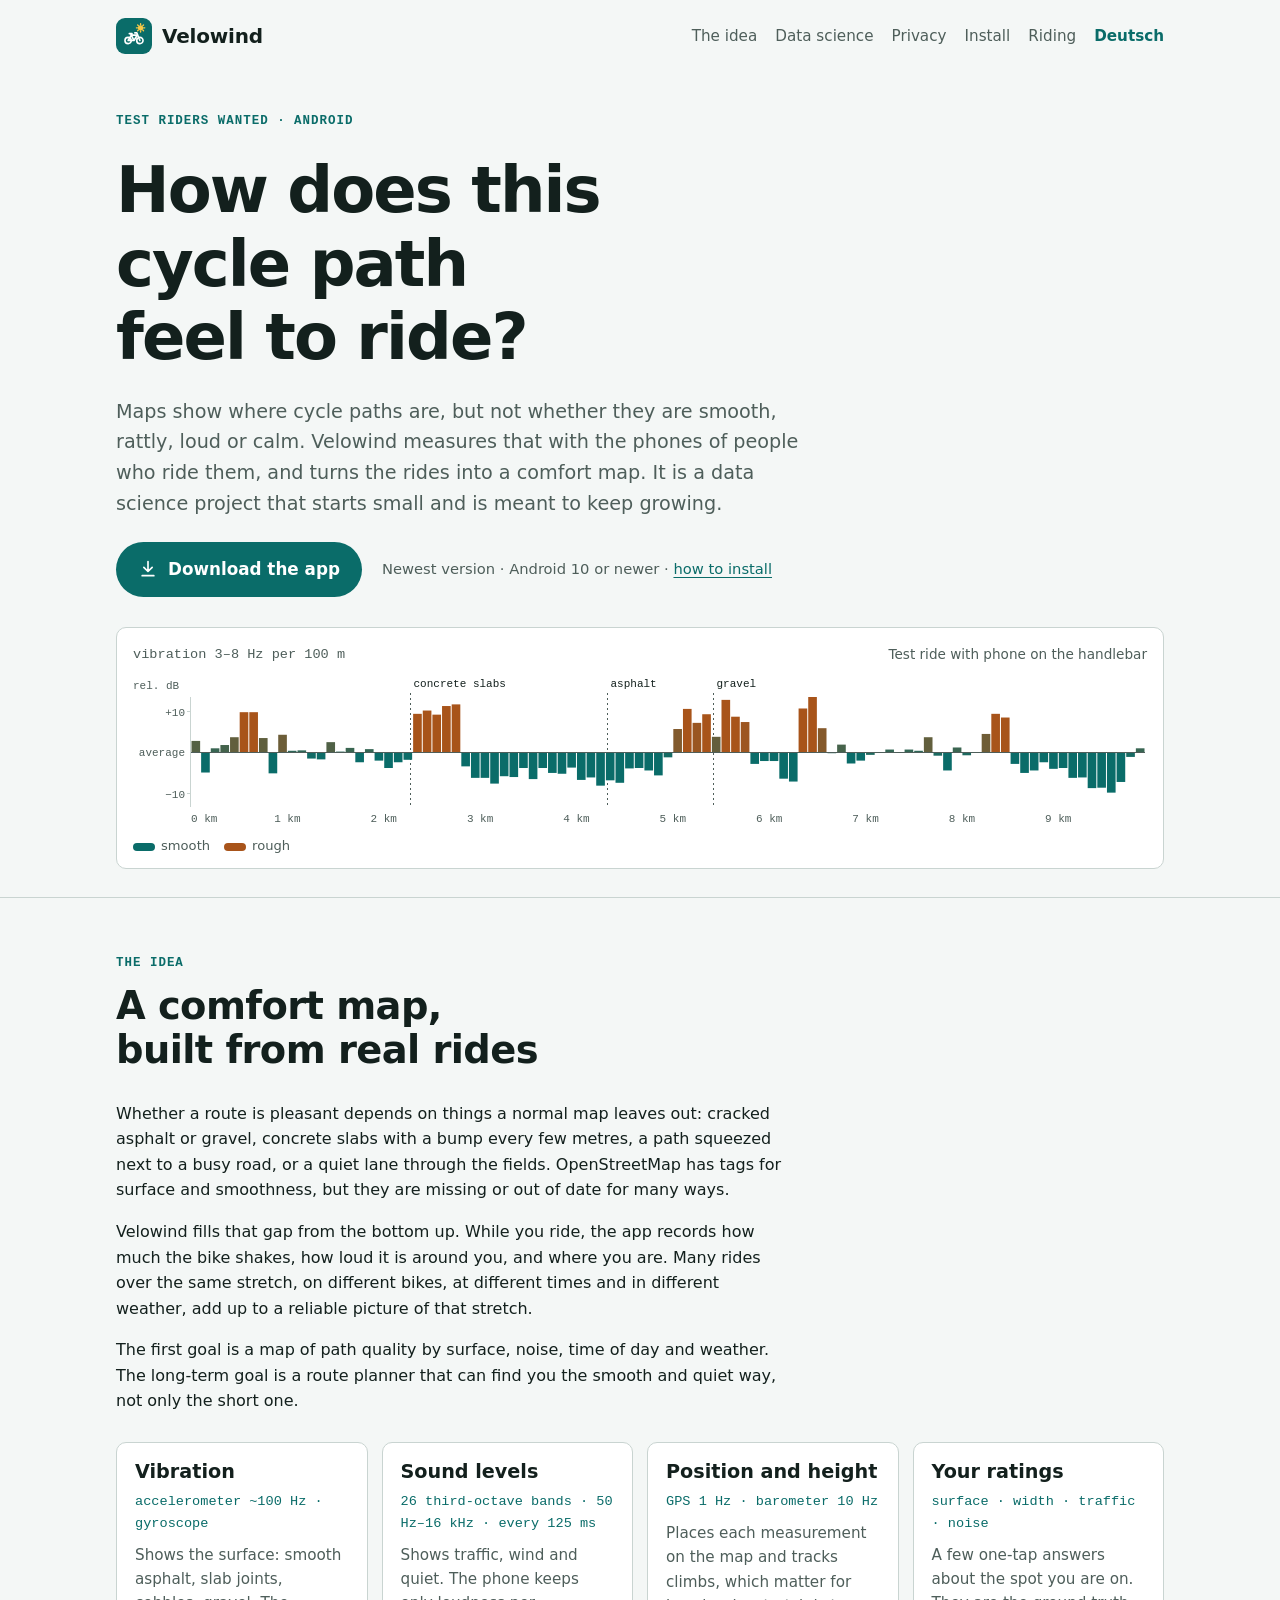
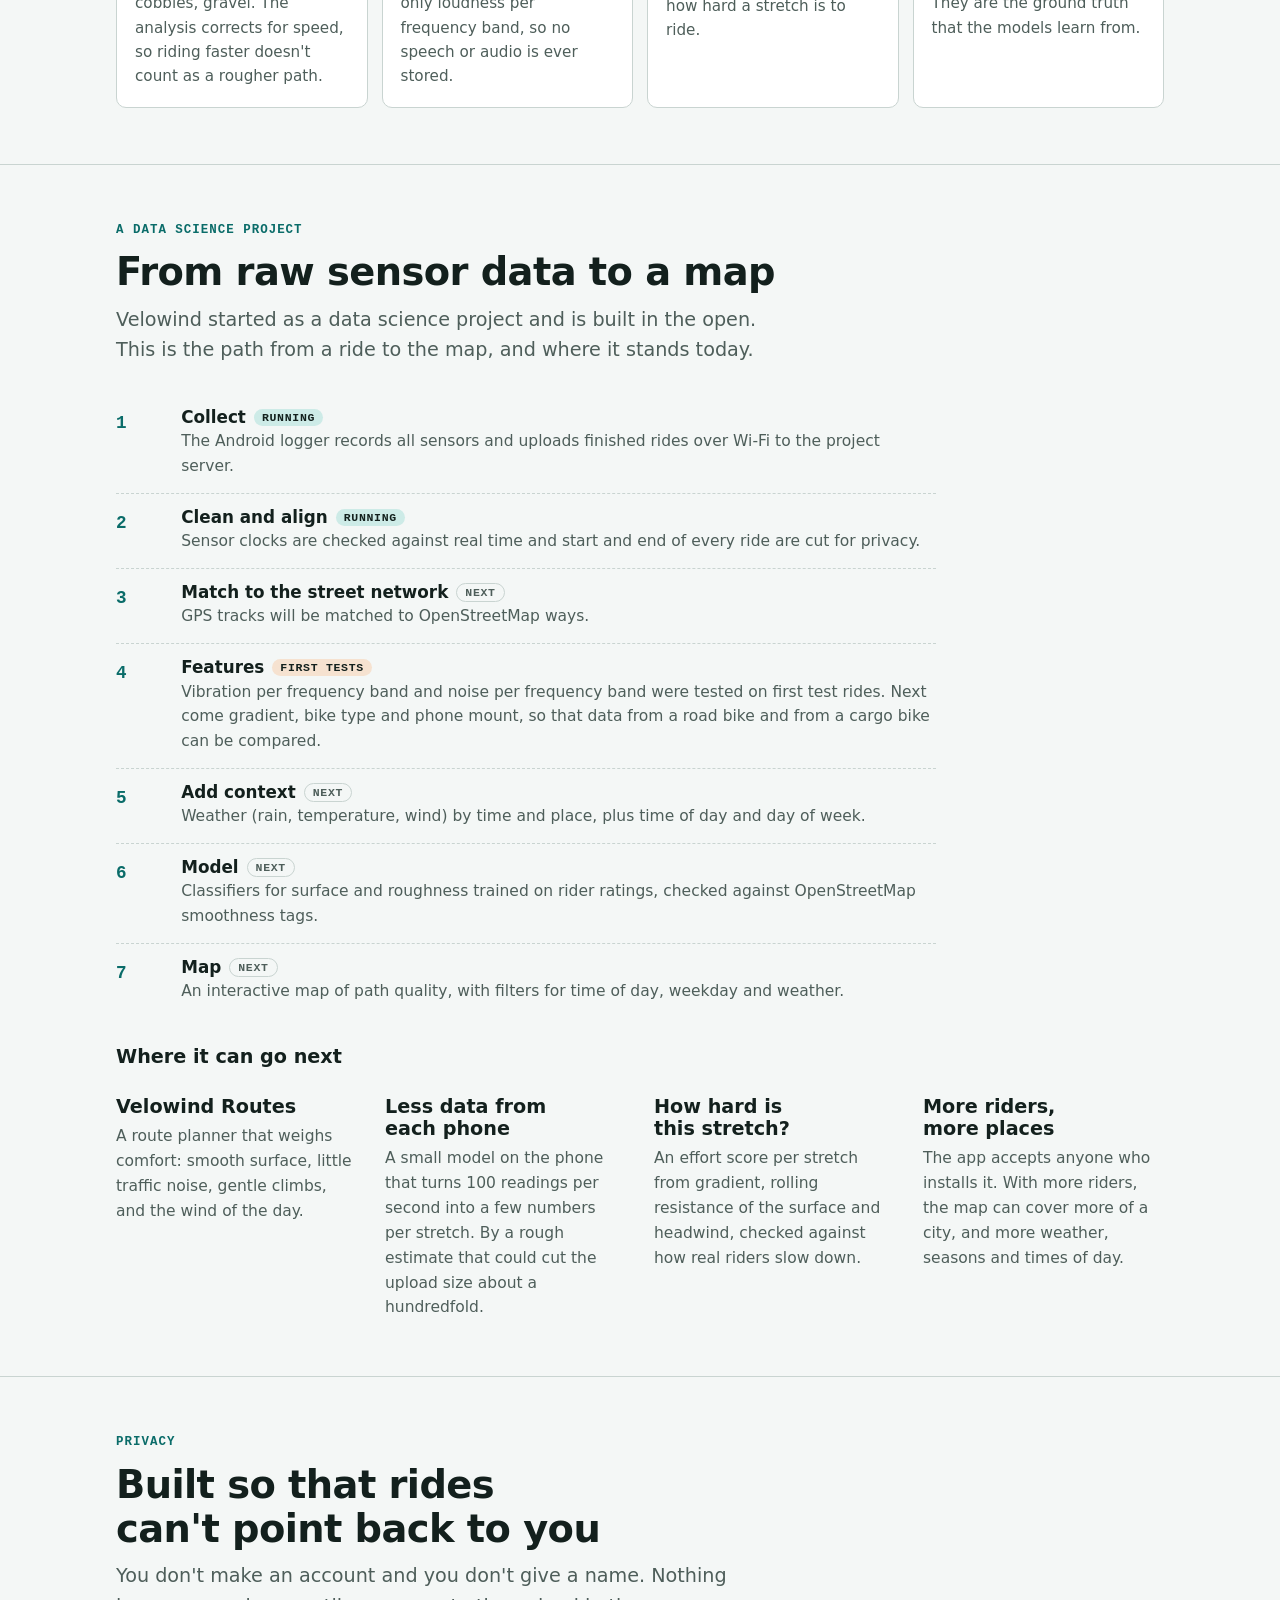
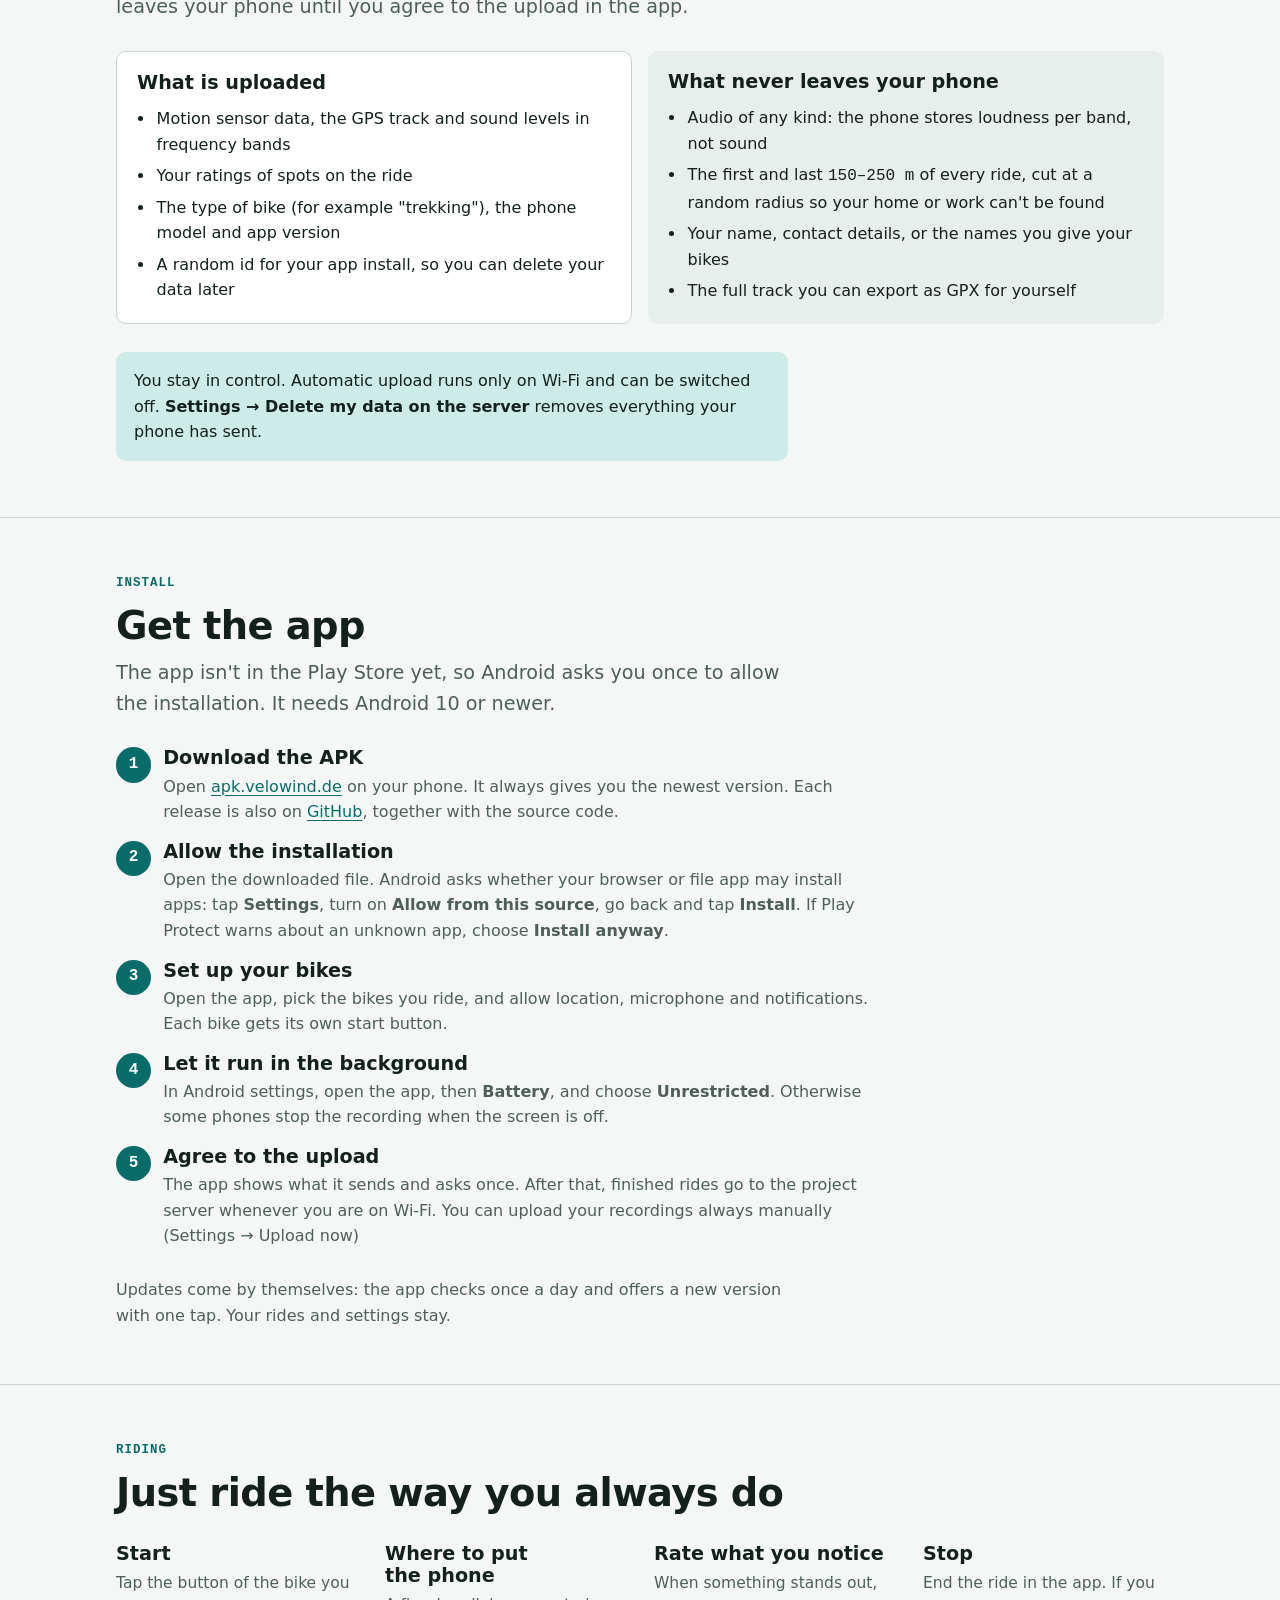
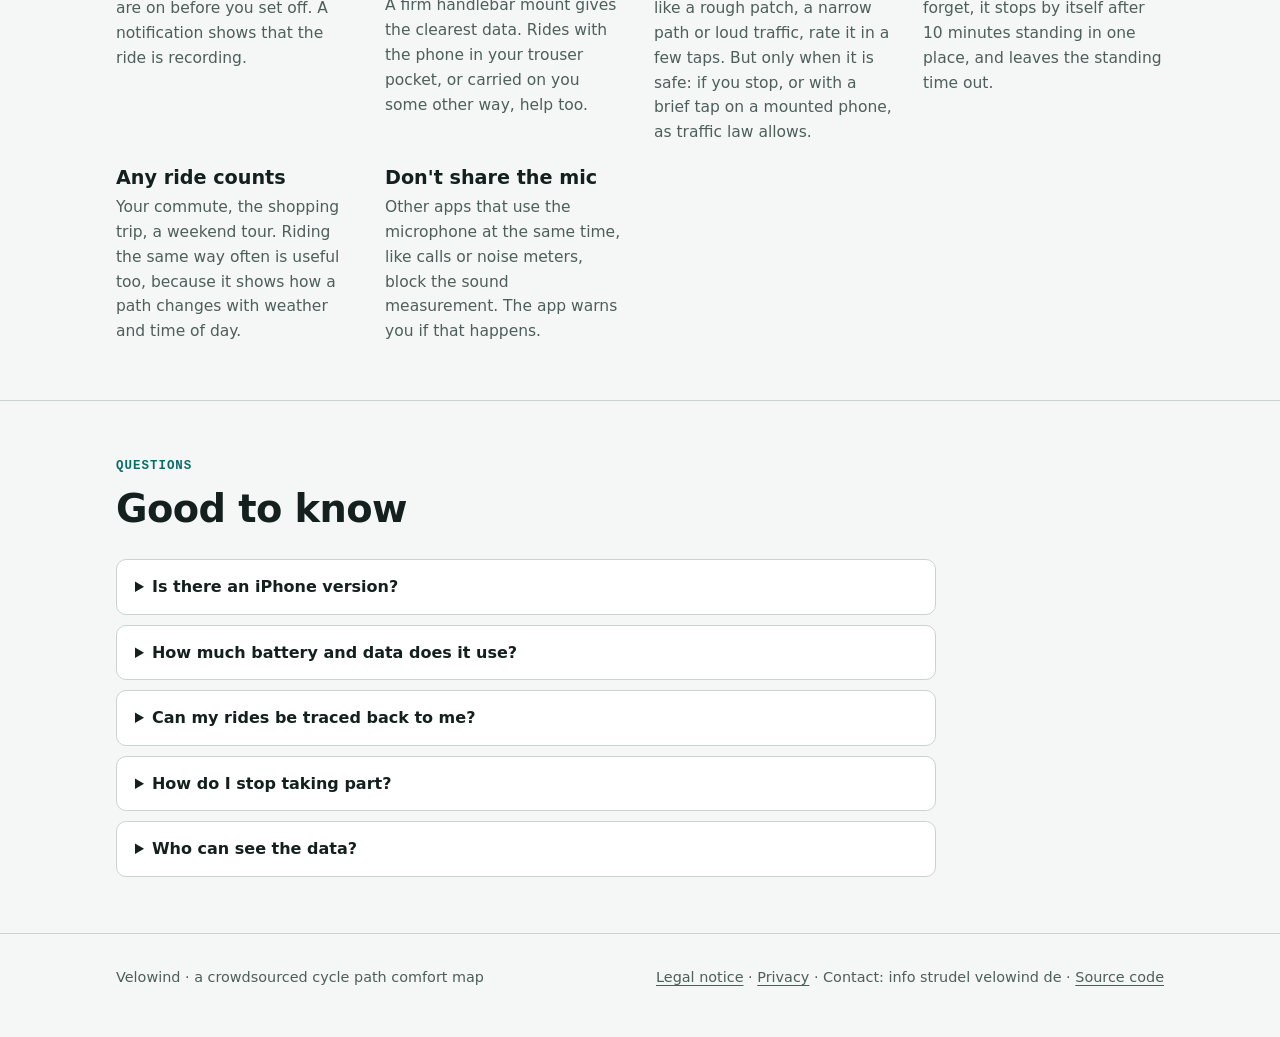
<file: website/index.html>
<!doctype html>
<html lang="en">
<head>
<meta charset="utf-8">
<meta name="viewport" content="width=device-width, initial-scale=1, viewport-fit=cover">
<title>Velowind</title>
<meta name="claude:viewport-fit-sides" content="cover">
<meta name="description" content="Velowind maps how cycle paths feel to ride: surface, noise and traffic, measured by riders' phones. A data science project, open for test riders.">
<link rel="alternate" hreflang="de" href="https://velowind.de/de/">
<link rel="alternate" hreflang="en" href="https://velowind.de/">
<link rel="icon" href="favicon.svg" type="image/svg+xml">
<link rel="stylesheet" href="style.css">
</head>
<body>

<header class="top">
  <div class="wrap">
    <a class="brand" href="#">
      <span class="brand-mark" aria-hidden="true">
        <svg width="28" height="28" viewBox="-3.5 -4.5 31 31" fill="none" stroke-linecap="round" stroke-linejoin="round"><path d="M2,16a3.5,3.5 0,1 0,7 0a3.5,3.5 0,1 0,-7 0M15,16a3.5,3.5 0,1 0,7 0a3.5,3.5 0,1 0,-7 0M5.5,16L9,10h6.5M9,10l3,6H5.5M12,16l3.5,-6M18.5,16L15.2,7.6h-2.3M9,10L8.2,8.4M6.8,8.4h3" stroke="#FFFFFF" stroke-width="1.8"/><path d="M17.2,2a2.1,2.1 0 1 0 4.2,0a2.1,2.1 0 1 0 -4.2,0" fill="#F7C948" stroke="#F7C948" stroke-width="1.8"/><path d="M22.80,2.00L23.90,2.00M21.77,4.47L22.55,5.25M19.30,5.50L19.30,6.60M16.83,4.47L16.05,5.25M15.80,2.00L14.70,2.00M16.83,-0.47L16.05,-1.25M19.30,-1.50L19.30,-2.60M21.77,-0.47L22.55,-1.25" stroke="#F7C948" stroke-width="1.5"/></svg>
      </span>
      Velowind
    </a>
    <nav aria-label="Sections">
      <a href="#idea">The idea</a>
      <a href="#science">Data science</a>
      <a href="#privacy">Privacy</a>
      <a href="#install">Install</a>
      <a href="#ride">Riding</a>
      <a href="de/index.html" hreflang="de" lang="de" class="lang">Deutsch</a>
    </nav>
  </div>
</header>

<main>
  <div class="hero">
    <div class="wrap">
      <span class="eyebrow">Test riders wanted · Android</span>
      <h1>How does this cycle path feel to ride?</h1>
      <p class="lede">Maps show where cycle paths are, but not whether they are smooth, rattly, loud or calm. Velowind measures that with the phones of people who ride them, and turns the rides into a comfort map. It is a data science project that starts small and is meant to keep growing.</p>
      <div class="cta-row">
        <a class="btn" id="download" href="https://apk.velowind.de/">
          <svg width="20" height="20" viewBox="0 0 24 24" fill="none" stroke="currentColor" stroke-width="2" stroke-linecap="round" stroke-linejoin="round" aria-hidden="true"><path d="M12 3v12M7 10l5 5 5-5M5 20h14"/></svg>
          Download the app
        </a>
        <span class="cta-note"><span id="version-line">Newest version</span> · Android 10 or newer · <a href="#install">how to install</a></span>
      </div>

      <figure class="trace" aria-labelledby="trace-cap">
        <div class="trace-head">
          <span class="num">vibration 3–8 Hz per 100 m</span>
          <span id="trace-cap">Test ride with phone on the handlebar</span>
        </div>
        <canvas id="trace" data-labels="concrete slabs=concrete slabs|compacted gravel=gravel|asphalt=asphalt" data-axis="rel. dB|average" role="img" aria-label="Vibration along a 9.9 km test ride, corrected for speed: below average on most asphalt, about 10 dB above average after the concrete slab rating near km 2.3, and about 8 dB above average around the gravel rating near km 5.4."></canvas>
        <div class="trace-foot">
          <div class="legend">
            <span><i style="background: var(--teal)"></i>smooth</span>
            <span><i style="background: var(--rough)"></i>rough</span>
          </div>
        </div>
      </figure>
    </div>
  </div>

  <section id="idea">
    <div class="wrap">
      <div class="sec-head">
        <span class="eyebrow">The idea</span>
        <h2>A comfort map, built from real rides</h2>
      </div>
      <div class="prose">
        <p>Whether a route is pleasant depends on things a normal map leaves out: cracked asphalt or gravel, concrete slabs with a bump every few metres, a path squeezed next to a busy road, or a quiet lane through the fields. OpenStreetMap has tags for surface and smoothness, but they are missing or out of date for many ways.</p>
        <p>Velowind fills that gap from the bottom up. While you ride, the app records how much the bike shakes, how loud it is around you, and where you are. Many rides over the same stretch, on different bikes, at different times and in different weather, add up to a reliable picture of that stretch.</p>
        <p>The first goal is a map of path quality by surface, noise, time of day and weather. The long-term goal is a route planner that can find you the smooth and quiet way, not only the short one.</p>
      </div>

      <div class="measures" aria-label="What the app measures">
        <div class="measure">
          <h3>Vibration</h3>
          <span class="fig">accelerometer ~100 Hz · gyroscope</span>
          <p>Shows the surface: smooth asphalt, slab joints, cobbles, gravel. The analysis corrects for speed, so riding faster doesn't count as a rougher path.</p>
        </div>
        <div class="measure">
          <h3>Sound levels</h3>
          <span class="fig">26 third-octave bands · 50 Hz–16 kHz · every 125 ms</span>
          <p>Shows traffic, wind and quiet. The phone keeps only loudness per frequency band, so no speech or audio is ever stored.</p>
        </div>
        <div class="measure">
          <h3>Position and height</h3>
          <span class="fig">GPS 1 Hz · barometer 10 Hz</span>
          <p>Places each measurement on the map and tracks climbs, which matter for how hard a stretch is to ride.</p>
        </div>
        <div class="measure">
          <h3>Your ratings</h3>
          <span class="fig">surface · width · traffic · noise</span>
          <p>A few one-tap answers about the spot you are on. They are the ground truth that the models learn from.</p>
        </div>
      </div>
    </div>
  </section>

  <section id="science">
    <div class="wrap">
      <div class="sec-head">
        <span class="eyebrow">A data science project</span>
        <h2>From raw sensor data to a map</h2>
        <p class="lede">Velowind started as a data science project and is built in the open. This is the path from a ride to the map, and where it stands today.</p>
      </div>

      <ol class="pipeline">
        <li><div><h3>Collect<span class="status done">running</span></h3><p>The Android logger records all sensors and uploads finished rides over Wi-Fi to the project server.</p></div></li>
        <li><div><h3>Clean and align<span class="status done">running</span></h3><p>Sensor clocks are checked against real time and start and end of every ride are cut for privacy.</p></div></li>
        <li><div><h3>Match to the street network<span class="status next">next</span></h3><p>GPS tracks will be matched to OpenStreetMap ways.</p></div></li>
        <li><div><h3>Features<span class="status now">first tests</span></h3><p>Vibration per frequency band and noise per frequency band were tested on first test rides. Next come gradient, bike type and phone mount, so that data from a road bike and from a cargo bike can be compared.</p></div></li>
        <li><div><h3>Add context<span class="status next">next</span></h3><p>Weather (rain, temperature, wind) by time and place, plus time of day and day of week.</p></div></li>
        <li><div><h3>Model<span class="status next">next</span></h3><p>Classifiers for surface and roughness trained on rider ratings, checked against OpenStreetMap smoothness tags.</p></div></li>
        <li><div><h3>Map<span class="status next">next</span></h3><p>An interactive map of path quality, with filters for time of day, weekday and weather.</p></div></li>
      </ol>

      <div class="sec-head">
        <h3>Where it can go next</h3>
      </div>
      <div class="outlook">
        <div>
          <h3>Velowind Routes</h3>
          <p>A route planner that weighs comfort: smooth surface, little traffic noise, gentle climbs, and the wind of the day.</p>
        </div>
        <div>
          <h3>Less data from each phone</h3>
          <p>A small model on the phone that turns 100 readings per second into a few numbers per stretch. By a rough estimate that could cut the upload size about a hundredfold.</p>
        </div>
        <div>
          <h3>How hard is this stretch?</h3>
          <p>An effort score per stretch from gradient, rolling resistance of the surface and headwind, checked against how real riders slow down.</p>
        </div>
        <div>
          <h3>More riders, more places</h3>
          <p>The app accepts anyone who installs it. With more riders, the map can cover more of a city, and more weather, seasons and times of day.</p>
        </div>
      </div>
    </div>
  </section>

  <section id="privacy">
    <div class="wrap">
      <div class="sec-head">
        <span class="eyebrow">Privacy</span>
        <h2>Built so that rides can't point back to you</h2>
        <p class="lede">You don't make an account and you don't give a name. Nothing leaves your phone until you agree to the upload in the app.</p>
      </div>
      <div class="split">
        <div class="panel yes">
          <h3>What is uploaded</h3>
          <ul>
            <li>Motion sensor data, the GPS track and sound levels in frequency bands</li>
            <li>Your ratings of spots on the ride</li>
            <li>The type of bike (for example "trekking"), the phone model and app version</li>
            <li>A random id for your app install, so you can delete your data later</li>
          </ul>
        </div>
        <div class="panel no">
          <h3>What never leaves your phone</h3>
          <ul>
            <li>Audio of any kind: the phone stores loudness per band, not sound</li>
            <li>The first and last <span class="num">150–250 m</span> of every ride, cut at a random radius so your home or work can't be found</li>
            <li>Your name, contact details, or the names you give your bikes</li>
            <li>The full track you can export as GPX for yourself</li>
          </ul>
        </div>
      </div>
      <p class="callout">You stay in control. Automatic upload runs only on Wi-Fi and can be switched off. <strong>Settings → Delete my data on the server</strong> removes everything your phone has sent.</p>
    </div>
  </section>

  <section id="install">
    <div class="wrap">
      <div class="sec-head">
        <span class="eyebrow">Install</span>
        <h2>Get the app</h2>
        <p class="lede">The app isn't in the Play Store yet, so Android asks you once to allow the installation. It needs Android 10 or newer.</p>
      </div>
      <ol class="steps">
        <li><div><h3>Download the APK</h3><p>Open <a href="https://apk.velowind.de/">apk.velowind.de</a> on your phone. It always gives you the newest version. Each release is also on <a href="https://github.com/biofe/smartphone_sensor_logger/releases">GitHub</a>, together with the source code.</p></div></li>
        <li><div><h3>Allow the installation</h3><p>Open the downloaded file. Android asks whether your browser or file app may install apps: tap <strong>Settings</strong>, turn on <strong>Allow from this source</strong>, go back and tap <strong>Install</strong>. If Play Protect warns about an unknown app, choose <strong>Install anyway</strong>.</p></div></li>
        <li><div><h3>Set up your bikes</h3><p>Open the app, pick the bikes you ride, and allow location, microphone and notifications. Each bike gets its own start button.</p></div></li>
        <li><div><h3>Let it run in the background</h3><p>In Android settings, open the app, then <strong>Battery</strong>, and choose <strong>Unrestricted</strong>. Otherwise some phones stop the recording when the screen is off.</p></div></li>
        <li><div><h3>Agree to the upload</h3><p>The app shows what it sends and asks once. After that, finished rides go to the project server whenever you are on Wi-Fi. You can upload your recordings always manually (Settings &rarr; Upload now)</p></div></li>
      </ol>
      <p class="prose" style="color: var(--muted)">Updates come by themselves: the app checks once a day and offers a new version with one tap. Your rides and settings stay.</p>
    </div>
  </section>

  <section id="ride">
    <div class="wrap">
      <div class="sec-head">
        <span class="eyebrow">Riding</span>
        <h2>Just ride the way you always do</h2>
      </div>
      <div class="tips">
        <div>
          <h3>Start</h3>
          <p>Tap the button of the bike you are on before you set off. A notification shows that the ride is recording.</p>
        </div>
        <div>
          <h3>Where to put the phone</h3>
          <p>A firm handlebar mount gives the clearest data. Rides with the phone in your trouser pocket, or carried on you some other way, help too.</p>
        </div>
        <div>
          <h3>Rate what you notice</h3>
          <p>When something stands out, like a rough patch, a narrow path or loud traffic, rate it in a few taps. But only when it is safe: if you stop, or with a brief tap on a mounted phone, as traffic law allows.</p>
        </div>
        <div>
          <h3>Stop</h3>
          <p>End the ride in the app. If you forget, it stops by itself after 10 minutes standing in one place, and leaves the standing time out.</p>
        </div>
        <div>
          <h3>Any ride counts</h3>
          <p>Your commute, the shopping trip, a weekend tour. Riding the same way often is useful too, because it shows how a path changes with weather and time of day.</p>
        </div>
        <div>
          <h3>Don't share the mic</h3>
          <p>Other apps that use the microphone at the same time, like calls or noise meters, block the sound measurement. The app warns you if that happens.</p>
        </div>
      </div>
    </div>
  </section>

  <section id="faq">
    <div class="wrap">
      <div class="sec-head">
        <span class="eyebrow">Questions</span>
        <h2>Good to know</h2>
      </div>
      <div class="faq">
        <details><summary>Is there an iPhone version?</summary><p>Not yet. Distributing iOS apps outside the App Store needs a paid developer account, so the project starts with Android.</p></details>
        <details><summary>How much battery and data does it use?</summary><p>Recording keeps GPS and the sensors on, similar to a sports tracking app. A 30-minute ride is a few megabytes and is uploaded only on Wi-Fi, unless you choose "Upload now" on mobile data.</p></details>
        <details><summary>Can my rides be traced back to me?</summary><p>Rides carry a random install id, never your name or phone number. Start and end are cut away before upload. Someone who already knows where you ride could still recognise a route, which is why the cut uses a different random radius for every ride.</p></details>
        <details><summary>How do I stop taking part?</summary><p>Turn off automatic upload in Upload settings, or use "Delete my data on the server" there and uninstall the app. Rides on your phone are removed with the app.</p></details>
        <details><summary>Who can see the data?</summary><p>Uploaded rides are stored on the project's own server and used for this research project. They are not sold or shared with advertisers.</p></details>
      </div>
    </div>
  </section>
</main>

<footer>
  <div class="wrap">
    <span>Velowind · a crowdsourced cycle path comfort map</span>
    <span><a href="imprint.html">Legal notice</a> · <a href="privacy.html">Privacy</a> · Contact: <span id="contact">info strudel velowind de</span> · <a href="https://github.com/biofe/smartphone_sensor_logger">Source code</a></span>
  </div>
</footer>

<script src="trace-data.js"></script>
<script src="site.js"></script>
</body>
</html>
</file>
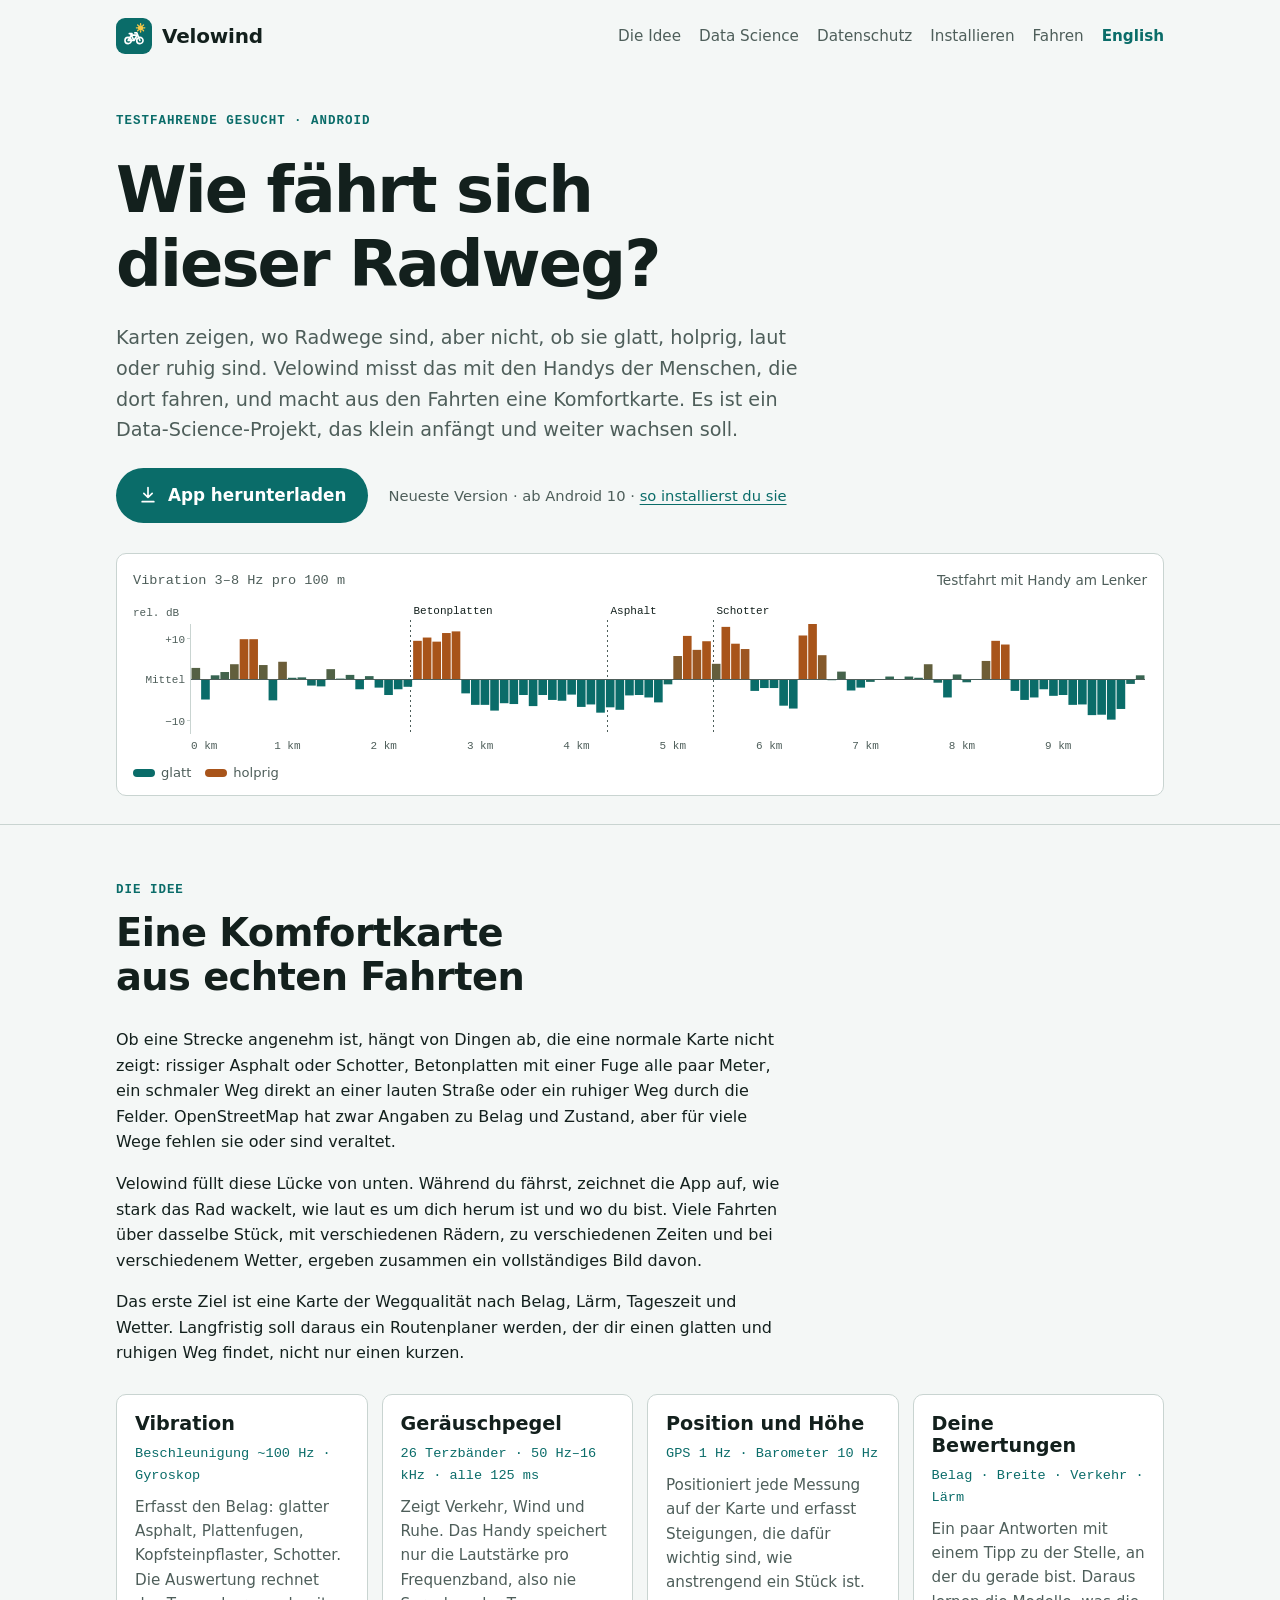
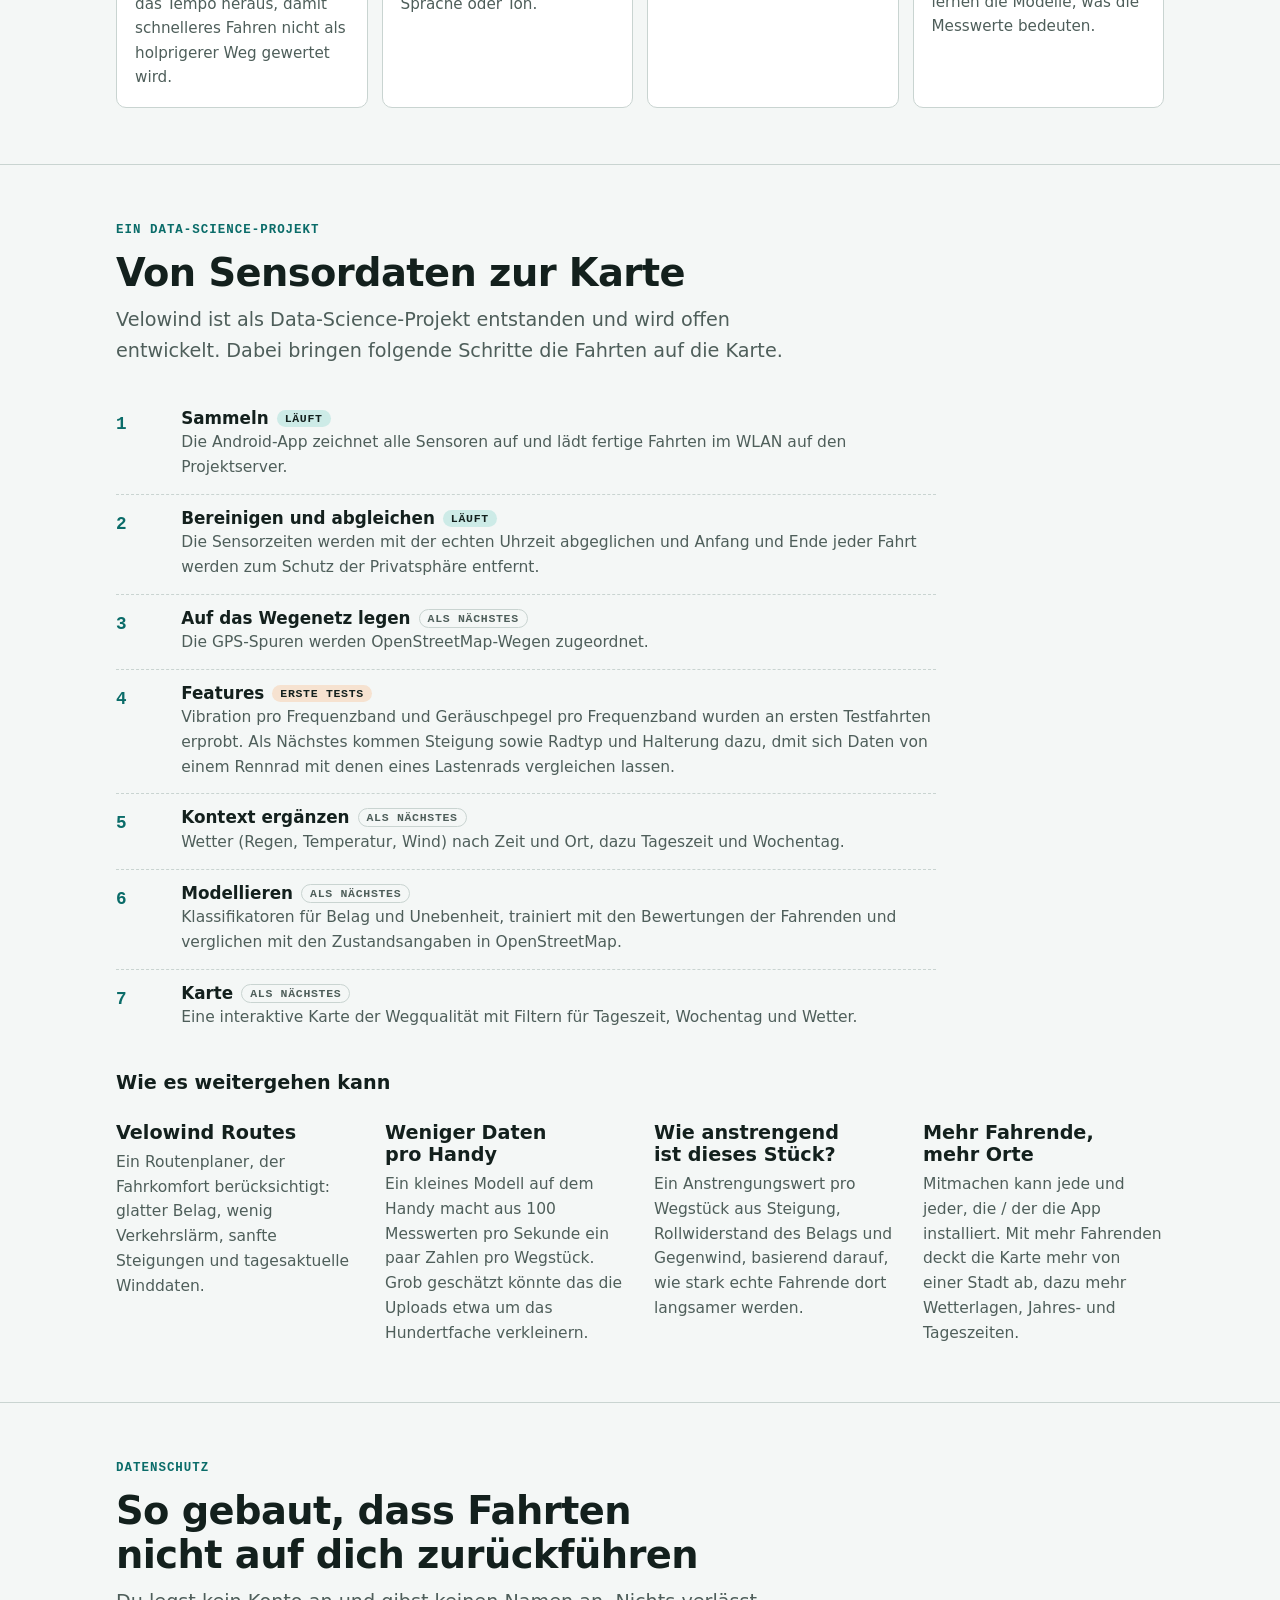
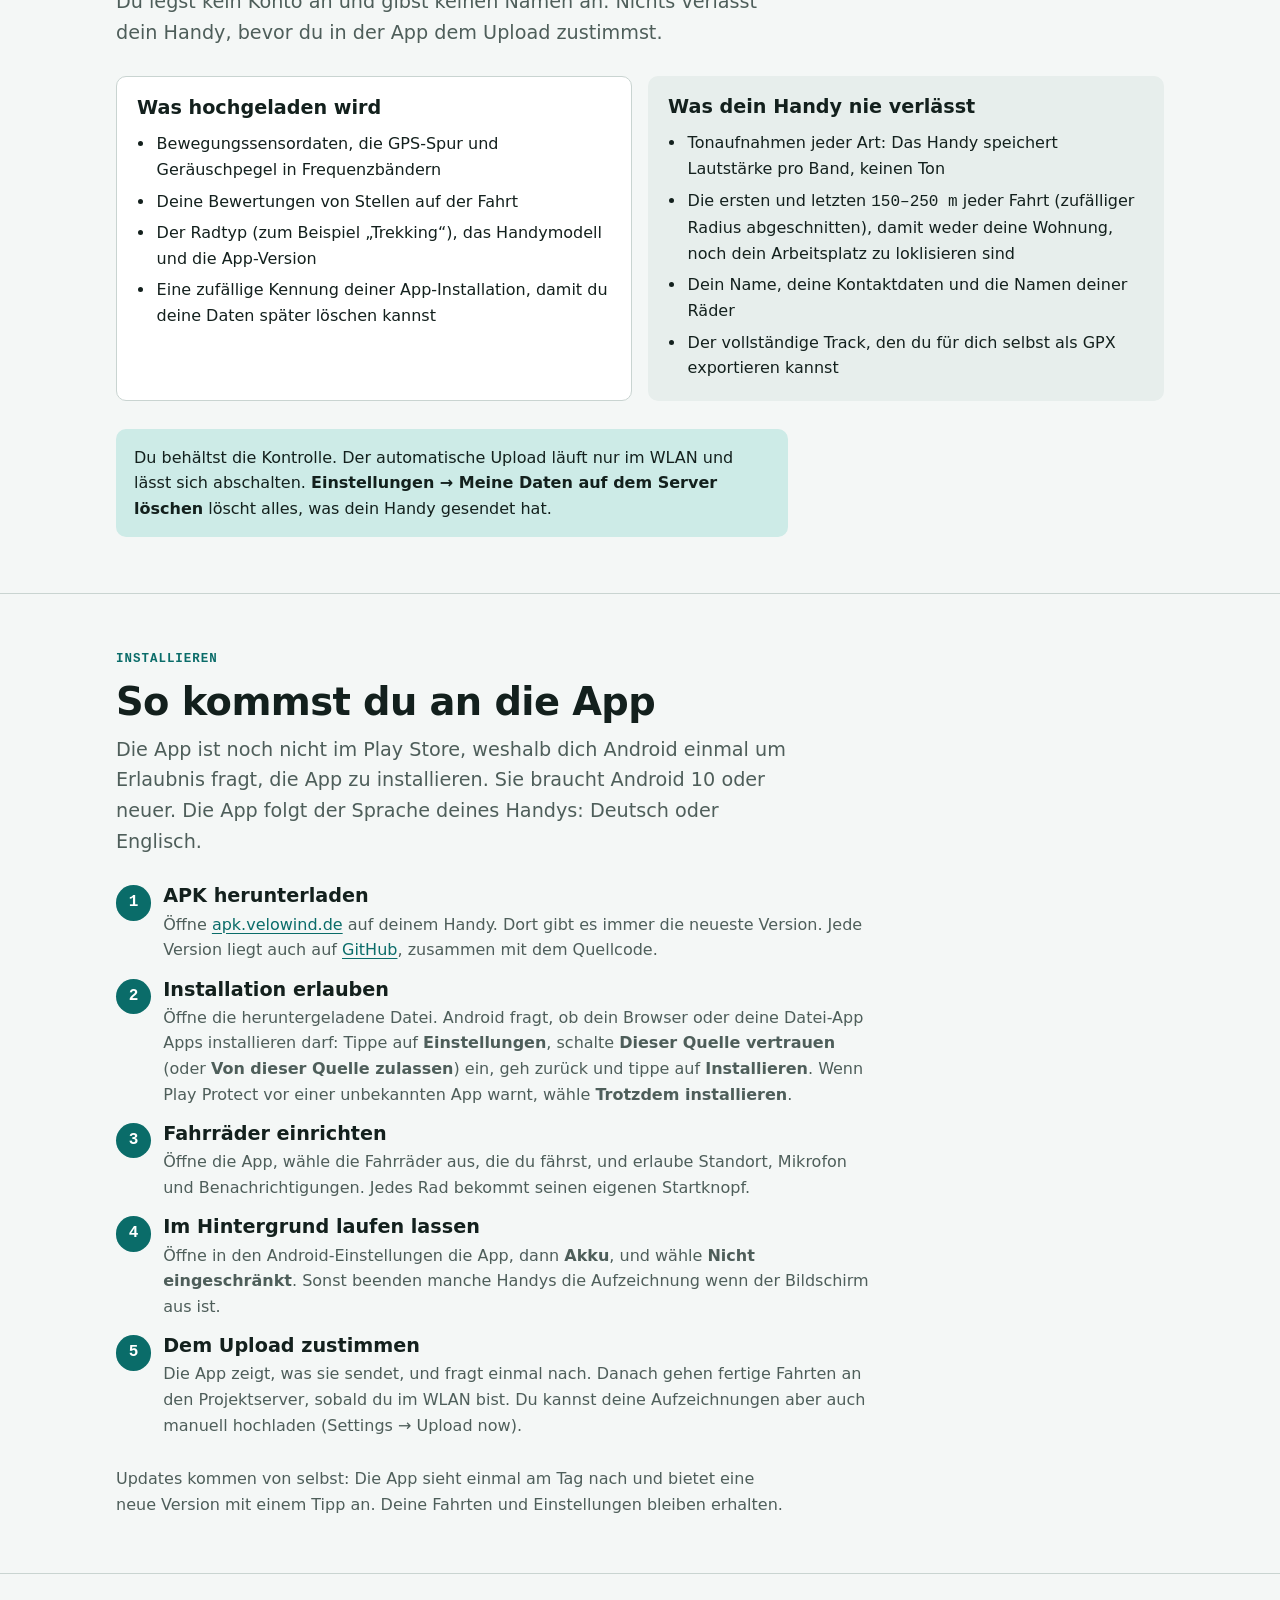
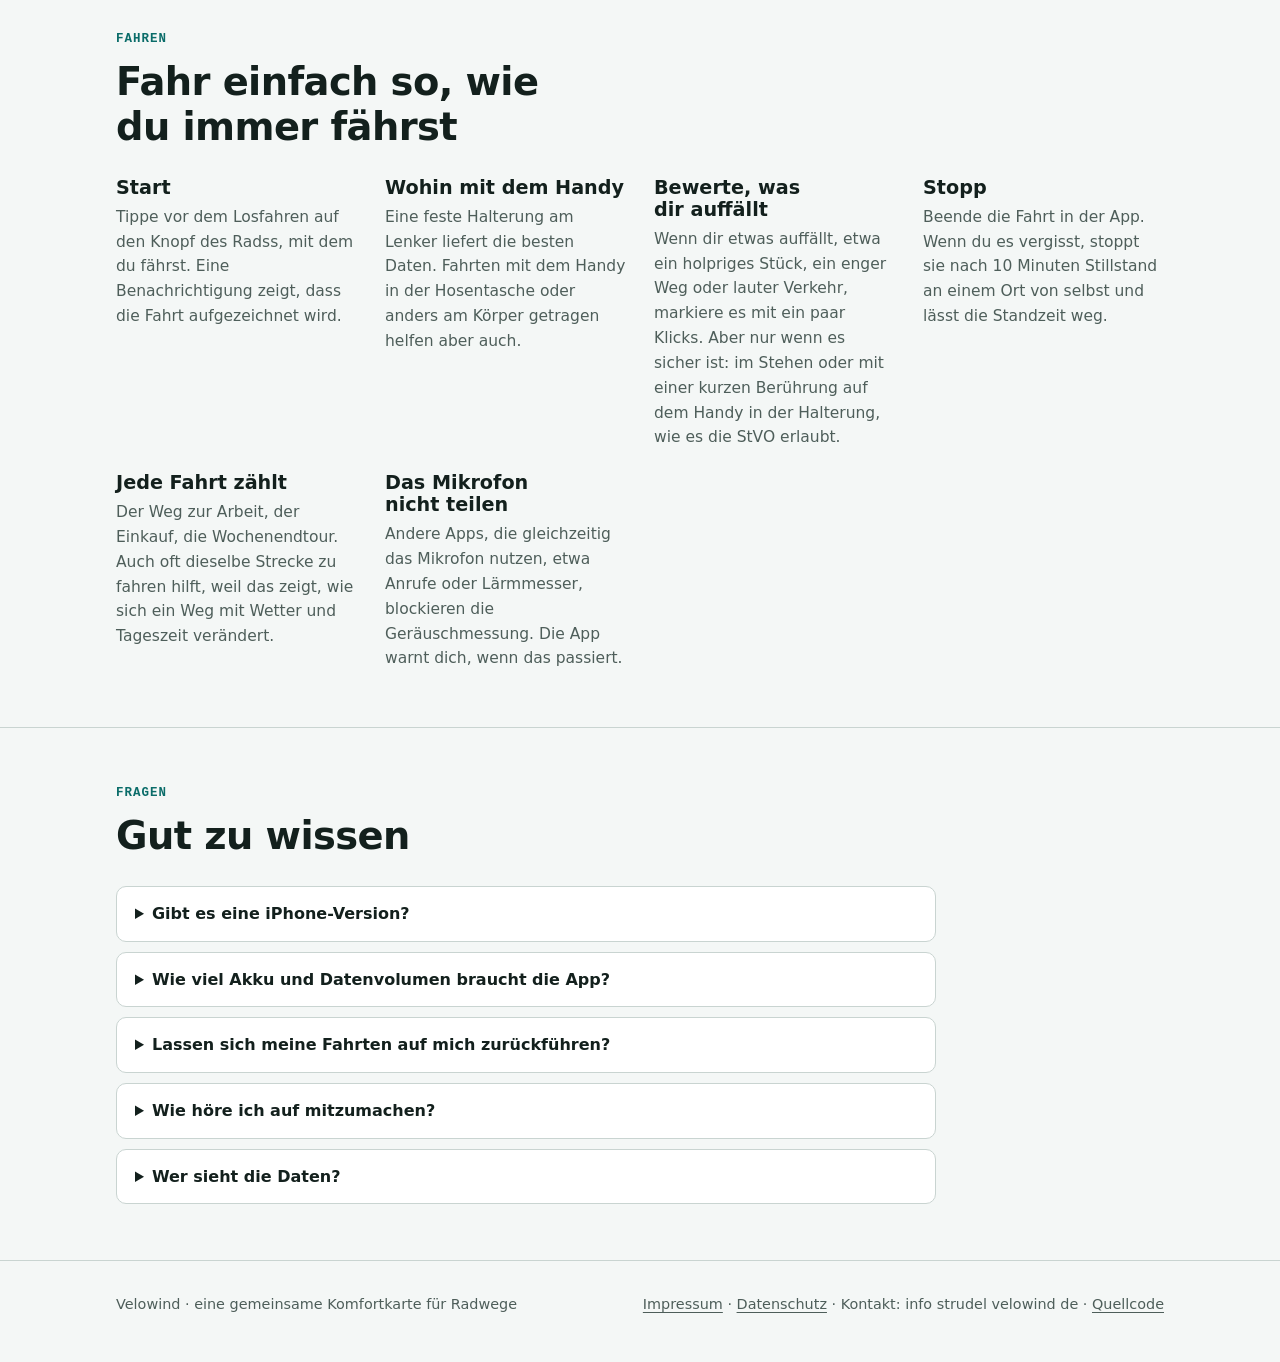
<file: website/de/index.html>
<!doctype html>
<html lang="de">
<head>
<meta charset="utf-8">
<meta name="viewport" content="width=device-width, initial-scale=1, viewport-fit=cover">
<title>Velowind</title>
<meta name="claude:viewport-fit-sides" content="cover">
<meta name="description" content="Velowind zeigt, wie sich Radwege fahren: Belag, Lärm und Verkehr, gemessen mit den Handys der Fahrenden. Ein Data-Science-Projekt, offen für Testfahrende.">
<link rel="alternate" hreflang="de" href="https://velowind.de/de/">
<link rel="alternate" hreflang="en" href="https://velowind.de/">
<link rel="icon" href="../favicon.svg" type="image/svg+xml">
<link rel="stylesheet" href="../style.css">
</head>
<body>

<header class="top">
  <div class="wrap">
    <a class="brand" href="#">
      <span class="brand-mark" aria-hidden="true">
        <svg width="28" height="28" viewBox="-3.5 -4.5 31 31" fill="none" stroke-linecap="round" stroke-linejoin="round"><path d="M2,16a3.5,3.5 0,1 0,7 0a3.5,3.5 0,1 0,-7 0M15,16a3.5,3.5 0,1 0,7 0a3.5,3.5 0,1 0,-7 0M5.5,16L9,10h6.5M9,10l3,6H5.5M12,16l3.5,-6M18.5,16L15.2,7.6h-2.3M9,10L8.2,8.4M6.8,8.4h3" stroke="#FFFFFF" stroke-width="1.8"/><path d="M17.2,2a2.1,2.1 0 1 0 4.2,0a2.1,2.1 0 1 0 -4.2,0" fill="#F7C948" stroke="#F7C948" stroke-width="1.8"/><path d="M22.80,2.00L23.90,2.00M21.77,4.47L22.55,5.25M19.30,5.50L19.30,6.60M16.83,4.47L16.05,5.25M15.80,2.00L14.70,2.00M16.83,-0.47L16.05,-1.25M19.30,-1.50L19.30,-2.60M21.77,-0.47L22.55,-1.25" stroke="#F7C948" stroke-width="1.5"/></svg>
      </span>
      Velowind
    </a>
    <nav aria-label="Abschnitte">
      <a href="#idee">Die Idee</a>
      <a href="#data-science">Data Science</a>
      <a href="#datenschutz">Datenschutz</a>
      <a href="#installieren">Installieren</a>
      <a href="#fahren">Fahren</a>
      <a href="../index.html" hreflang="en" lang="en" class="lang">English</a>
    </nav>
  </div>
</header>

<main>
  <div class="hero">
    <div class="wrap">
      <span class="eyebrow">Testfahrende gesucht · Android</span>
      <h1>Wie fährt sich dieser Radweg?</h1>
      <p class="lede">Karten zeigen, wo Radwege sind, aber nicht, ob sie glatt, holprig, laut oder ruhig sind. Velowind misst das mit den Handys der Menschen, die dort fahren, und macht aus den Fahrten eine Komfortkarte. Es ist ein Data-Science-Projekt, das klein anfängt und weiter wachsen soll.</p>
      <div class="cta-row">
        <a class="btn" id="download" href="https://apk.velowind.de/">
          <svg width="20" height="20" viewBox="0 0 24 24" fill="none" stroke="currentColor" stroke-width="2" stroke-linecap="round" stroke-linejoin="round" aria-hidden="true"><path d="M12 3v12M7 10l5 5 5-5M5 20h14"/></svg>
          App herunterladen
        </a>
        <span class="cta-note"><span id="version-line" data-prefix="Version">Neueste Version</span> · ab Android 10 · <a href="#installieren">so installierst du sie</a></span>
      </div>

      <figure class="trace" aria-labelledby="trace-cap">
        <div class="trace-head">
          <span class="num">Vibration 3–8 Hz pro 100 m</span>
          <span id="trace-cap">Testfahrt mit Handy am Lenker</span>
        </div>
        <canvas id="trace" data-labels="concrete slabs=Betonplatten|compacted gravel=Schotter|asphalt=Asphalt" data-axis="rel. dB|Mittel" role="img" aria-label="Vibration entlang einer 9,9 km langen Testfahrt, um das Tempo bereinigt: unter dem Durchschnitt auf dem meisten Asphalt, etwa 10 dB darüber nach der Betonplatten-Bewertung bei km 2,3 und etwa 8 dB darüber rund um die Schotter-Bewertung bei km 5,4."></canvas>
        <div class="trace-foot">
          <div class="legend">
            <span><i style="background: var(--teal)"></i>glatt</span>
            <span><i style="background: var(--rough)"></i>holprig</span>
          </div>
        </div>
      </figure>
    </div>
  </div>

  <section id="idee">
    <div class="wrap">
      <div class="sec-head">
        <span class="eyebrow">Die Idee</span>
        <h2>Eine Komfortkarte aus echten Fahrten</h2>
      </div>
      <div class="prose">
        <p>Ob eine Strecke angenehm ist, hängt von Dingen ab, die eine normale Karte nicht zeigt: rissiger Asphalt oder Schotter, Betonplatten mit einer Fuge alle paar Meter, ein schmaler Weg direkt an einer lauten Straße oder ein ruhiger Weg durch die Felder. OpenStreetMap hat zwar Angaben zu Belag und Zustand, aber für viele Wege fehlen sie oder sind veraltet.</p>
        <p>Velowind füllt diese Lücke von unten. Während du fährst, zeichnet die App auf, wie stark das Rad wackelt, wie laut es um dich herum ist und wo du bist. Viele Fahrten über dasselbe Stück, mit verschiedenen Rädern, zu verschiedenen Zeiten und bei verschiedenem Wetter, ergeben zusammen ein vollständiges Bild davon.</p>
        <p>Das erste Ziel ist eine Karte der Wegqualität nach Belag, Lärm, Tageszeit und Wetter. Langfristig soll daraus ein Routenplaner werden, der dir einen glatten und ruhigen Weg findet, nicht nur einen kurzen.</p>
      </div>

      <div class="measures" aria-label="Was die App misst">
        <div class="measure">
          <h3>Vibration</h3>
          <span class="fig">Beschleunigung ~100 Hz · Gyroskop</span>
          <p>Erfasst den Belag: glatter Asphalt, Plattenfugen, Kopfsteinpflaster, Schotter. Die Auswertung rechnet das Tempo heraus, damit schnelleres Fahren nicht als holprigerer Weg gewertet wird.</p>
        </div>
        <div class="measure">
          <h3>Geräuschpegel</h3>
          <span class="fig">26 Terzbänder · 50 Hz–16 kHz · alle 125 ms</span>
          <p>Zeigt Verkehr, Wind und Ruhe. Das Handy speichert nur die Lautstärke pro Frequenzband, also nie Sprache oder Ton.</p>
        </div>
        <div class="measure">
          <h3>Position und Höhe</h3>
          <span class="fig">GPS 1 Hz · Barometer 10 Hz</span>
          <p>Positioniert jede Messung auf der Karte und erfasst Steigungen, die dafür wichtig sind, wie anstrengend ein Stück ist.</p>
        </div>
        <div class="measure">
          <h3>Deine Bewertungen</h3>
          <span class="fig">Belag · Breite · Verkehr · Lärm</span>
          <p>Ein paar Antworten mit einem Tipp zu der Stelle, an der du gerade bist. Daraus lernen die Modelle, was die Messwerte bedeuten.</p>
        </div>
      </div>
    </div>
  </section>

  <section id="data-science">
    <div class="wrap">
      <div class="sec-head">
        <span class="eyebrow">Ein Data-Science-Projekt</span>
        <h2>Von Sensordaten zur Karte</h2>
        <p class="lede">Velowind ist als Data-Science-Projekt entstanden und wird offen entwickelt. Dabei bringen folgende Schritte die Fahrten auf die Karte.</p>
      </div>

      <ol class="pipeline">
        <li><div><h3>Sammeln<span class="status done">läuft</span></h3><p>Die Android-App zeichnet alle Sensoren auf und lädt fertige Fahrten im WLAN auf den Projektserver.</p></div></li>
        <li><div><h3>Bereinigen und abgleichen<span class="status done">läuft</span></h3><p>Die Sensorzeiten werden mit der echten Uhrzeit abgeglichen und Anfang und Ende jeder Fahrt werden zum Schutz der Privatsphäre entfernt.</p></div></li>
        <li><div><h3>Auf das Wegenetz legen<span class="status next">als Nächstes</span></h3><p>Die GPS-Spuren werden OpenStreetMap-Wegen zugeordnet.</p></div></li>
        <li><div><h3>Features<span class="status now">erste Tests</span></h3><p>Vibration pro Frequenzband und Geräuschpegel pro Frequenzband wurden an ersten Testfahrten erprobt. Als Nächstes kommen Steigung sowie Radtyp und Halterung dazu, dmit sich Daten von einem Rennrad mit denen eines Lastenrads vergleichen lassen.</p></div></li>
        <li><div><h3>Kontext ergänzen<span class="status next">als Nächstes</span></h3><p>Wetter (Regen, Temperatur, Wind) nach Zeit und Ort, dazu Tageszeit und Wochentag.</p></div></li>
        <li><div><h3>Modellieren<span class="status next">als Nächstes</span></h3><p>Klassifikatoren für Belag und Unebenheit, trainiert mit den Bewertungen der Fahrenden und verglichen mit den Zustandsangaben in OpenStreetMap.</p></div></li>
        <li><div><h3>Karte<span class="status next">als Nächstes</span></h3><p>Eine interaktive Karte der Wegqualität mit Filtern für Tageszeit, Wochentag und Wetter.</p></div></li>
      </ol>

      <div class="sec-head">
        <h3>Wie es weitergehen kann</h3>
      </div>
      <div class="outlook">
        <div>
          <h3>Velowind Routes</h3>
          <p>Ein Routenplaner, der Fahrkomfort berücksichtigt: glatter Belag, wenig Verkehrslärm, sanfte Steigungen und tagesaktuelle Winddaten.</p>
        </div>
        <div>
          <h3>Weniger Daten pro Handy</h3>
          <p>Ein kleines Modell auf dem Handy macht aus 100 Messwerten pro Sekunde ein paar Zahlen pro Wegstück. Grob geschätzt könnte das die Uploads etwa um das Hundertfache verkleinern.</p>
        </div>
        <div>
          <h3>Wie anstrengend ist dieses Stück?</h3>
          <p>Ein Anstrengungswert pro Wegstück aus Steigung, Rollwiderstand des Belags und Gegenwind, basierend darauf, wie stark echte Fahrende dort langsamer werden.</p>
        </div>
        <div>
          <h3>Mehr Fahrende, mehr Orte</h3>
          <p>Mitmachen kann jede und jeder, die / der die App installiert. Mit mehr Fahrenden deckt die Karte mehr von einer Stadt ab, dazu mehr Wetterlagen, Jahres- und Tageszeiten.</p>
        </div>
      </div>
    </div>
  </section>

  <section id="datenschutz">
    <div class="wrap">
      <div class="sec-head">
        <span class="eyebrow">Datenschutz</span>
        <h2>So gebaut, dass Fahrten nicht auf dich zurückführen</h2>
        <p class="lede">Du legst kein Konto an und gibst keinen Namen an. Nichts verlässt dein Handy, bevor du in der App dem Upload zustimmst.</p>
      </div>
      <div class="split">
        <div class="panel yes">
          <h3>Was hochgeladen wird</h3>
          <ul>
            <li>Bewegungssensordaten, die GPS-Spur und Geräuschpegel in Frequenzbändern</li>
            <li>Deine Bewertungen von Stellen auf der Fahrt</li>
            <li>Der Radtyp (zum Beispiel „Trekking“), das Handymodell und die App-Version</li>
            <li>Eine zufällige Kennung deiner App-Installation, damit du deine Daten später löschen kannst</li>
          </ul>
        </div>
        <div class="panel no">
          <h3>Was dein Handy nie verlässt</h3>
          <ul>
            <li>Tonaufnahmen jeder Art: Das Handy speichert Lautstärke pro Band, keinen Ton</li>
            <li>Die ersten und letzten <span class="num">150–250 m</span> jeder Fahrt (zufälliger Radius abgeschnitten), damit weder deine Wohnung, noch dein Arbeitsplatz zu loklisieren sind</li>
            <li>Dein Name, deine Kontaktdaten und die Namen deiner Räder</li>
            <li>Der vollständige Track, den du für dich selbst als GPX exportieren kannst</li>
          </ul>
        </div>
      </div>
      <p class="callout">Du behältst die Kontrolle. Der automatische Upload läuft nur im WLAN und lässt sich abschalten. <strong>Einstellungen → Meine Daten auf dem Server löschen</strong> löscht alles, was dein Handy gesendet hat.</p>
    </div>
  </section>

  <section id="installieren">
    <div class="wrap">
      <div class="sec-head">
        <span class="eyebrow">Installieren</span>
        <h2>So kommst du an die App</h2>
        <p class="lede">Die App ist noch nicht im Play Store, weshalb dich Android einmal um Erlaubnis fragt, die App zu installieren. Sie braucht Android 10 oder neuer. Die App folgt der Sprache deines Handys: Deutsch oder Englisch.</p>
      </div>
      <ol class="steps">
        <li><div><h3>APK herunterladen</h3><p>Öffne <a href="https://apk.velowind.de/">apk.velowind.de</a> auf deinem Handy. Dort gibt es immer die neueste Version. Jede Version liegt auch auf <a href="https://github.com/biofe/smartphone_sensor_logger/releases">GitHub</a>, zusammen mit dem Quellcode.</p></div></li>
        <li><div><h3>Installation erlauben</h3><p>Öffne die heruntergeladene Datei. Android fragt, ob dein Browser oder deine Datei-App Apps installieren darf: Tippe auf <strong>Einstellungen</strong>, schalte <strong>Dieser Quelle vertrauen</strong> (oder <strong>Von dieser Quelle zulassen</strong>) ein, geh zurück und tippe auf <strong>Installieren</strong>. Wenn Play Protect vor einer unbekannten App warnt, wähle <strong>Trotzdem installieren</strong>.</p></div></li>
        <li><div><h3>Fahrräder einrichten</h3><p>Öffne die App, wähle die Fahrräder aus, die du fährst, und erlaube Standort, Mikrofon und Benachrichtigungen. Jedes Rad bekommt seinen eigenen Startknopf.</p></div></li>
        <li><div><h3>Im Hintergrund laufen lassen</h3><p>Öffne in den Android-Einstellungen die App, dann <strong>Akku</strong>, und wähle <strong>Nicht eingeschränkt</strong>. Sonst beenden manche Handys die Aufzeichnung wenn der Bildschirm aus ist.</p></div></li>
        <li><div><h3>Dem Upload zustimmen</h3><p>Die App zeigt, was sie sendet, und fragt einmal nach. Danach gehen fertige Fahrten an den Projektserver, sobald du im WLAN bist. Du kannst deine Aufzeichnungen aber auch manuell hochladen (Settings &rarr; Upload now).</p></div></li>
      </ol>
      <p class="prose" style="color: var(--muted)">Updates kommen von selbst: Die App sieht einmal am Tag nach und bietet eine neue Version mit einem Tipp an. Deine Fahrten und Einstellungen bleiben erhalten.</p>
    </div>
  </section>

  <section id="fahren">
    <div class="wrap">
      <div class="sec-head">
        <span class="eyebrow">Fahren</span>
        <h2>Fahr einfach so, wie du immer fährst</h2>
      </div>
      <div class="tips">
        <div>
          <h3>Start</h3>
          <p>Tippe vor dem Losfahren auf den Knopf des Radss, mit dem du fährst. Eine Benachrichtigung zeigt, dass die Fahrt aufgezeichnet wird.</p>
        </div>
        <div>
          <h3>Wohin mit dem Handy</h3>
          <p>Eine feste Halterung am Lenker liefert die besten Daten. Fahrten mit dem Handy in der Hosentasche oder anders am Körper getragen helfen aber auch.</p>
        </div>
        <div>
          <h3>Bewerte, was dir auffällt</h3>
          <p>Wenn dir etwas auffällt, etwa ein holpriges Stück, ein enger Weg oder lauter Verkehr, markiere es mit ein paar Klicks. Aber nur wenn es sicher ist: im Stehen oder mit einer kurzen Berührung auf dem Handy in der Halterung, wie es die StVO erlaubt.</p>
        </div>
        <div>
          <h3>Stopp</h3>
          <p>Beende die Fahrt in der App. Wenn du es vergisst, stoppt sie nach 10 Minuten Stillstand an einem Ort von selbst und lässt die Standzeit weg.</p>
        </div>
        <div>
          <h3>Jede Fahrt zählt</h3>
          <p>Der Weg zur Arbeit, der Einkauf, die Wochenendtour. Auch oft dieselbe Strecke zu fahren hilft, weil das zeigt, wie sich ein Weg mit Wetter und Tageszeit verändert.</p>
        </div>
        <div>
          <h3>Das Mikrofon nicht teilen</h3>
          <p>Andere Apps, die gleichzeitig das Mikrofon nutzen, etwa Anrufe oder Lärmmesser, blockieren die Geräuschmessung. Die App warnt dich, wenn das passiert.</p>
        </div>
      </div>
    </div>
  </section>

  <section id="fragen">
    <div class="wrap">
      <div class="sec-head">
        <span class="eyebrow">Fragen</span>
        <h2>Gut zu wissen</h2>
      </div>
      <div class="faq">
        <details><summary>Gibt es eine iPhone-Version?</summary><p>Noch nicht. Für iOS-Apps außerhalb des App Store braucht man ein kostenpflichtiges Entwicklerkonto, deshalb startet das Projekt mit Android.</p></details>
        <details><summary>Wie viel Akku und Datenvolumen braucht die App?</summary><p>Beim Aufzeichnen sind GPS und Sensoren an, ähnlich wie bei einer Sport-Tracking-App. Eine Fahrt von 30 Minuten hat ein paar Megabyte und wird nur im WLAN hochgeladen, außer du wählst „Jetzt hochladen“ über mobile Daten.</p></details>
        <details><summary>Lassen sich meine Fahrten auf mich zurückführen?</summary><p>Fahrten tragen eine zufällige Installationskennung, nie deinen Namen oder deine Telefonnummer. Anfang und Ende werden vor dem Upload abgeschnitten. Wer schon weiß, wo du fährst, könnte eine Strecke trotzdem wiedererkennen, deshalb ist der Radius des Schnitts bei jeder Fahrt unterschiedlich.</p></details>
        <details><summary>Wie höre ich auf mitzumachen?</summary><p>Schalte in den Einstellungen das automatische Hochladen aus, oder nutze dort „Meine Daten auf dem Server löschen“ und deinstalliere die App. Die Fahrten auf deinem Handy werden mit der App gelöscht.</p></details>
        <details><summary>Wer sieht die Daten?</summary><p>Hochgeladene Fahrten liegen auf dem eigenen Projektserver und werden für dieses Forschungsprojekt verwendet. Sie werden nicht verkauft und nicht an Werbefirmen weitergegeben.</p></details>
      </div>
    </div>
  </section>
</main>

<footer>
  <div class="wrap">
    <span>Velowind · eine gemeinsame Komfortkarte für Radwege</span>
    <span><a href="impressum.html">Impressum</a> · <a href="datenschutz.html">Datenschutz</a> · Kontakt: <span id="contact">info strudel velowind de</span> · <a href="https://github.com/biofe/smartphone_sensor_logger">Quellcode</a></span>
  </div>
</footer>

<script src="../trace-data.js"></script>
<script src="../site.js"></script>
</body>
</html>
</file>
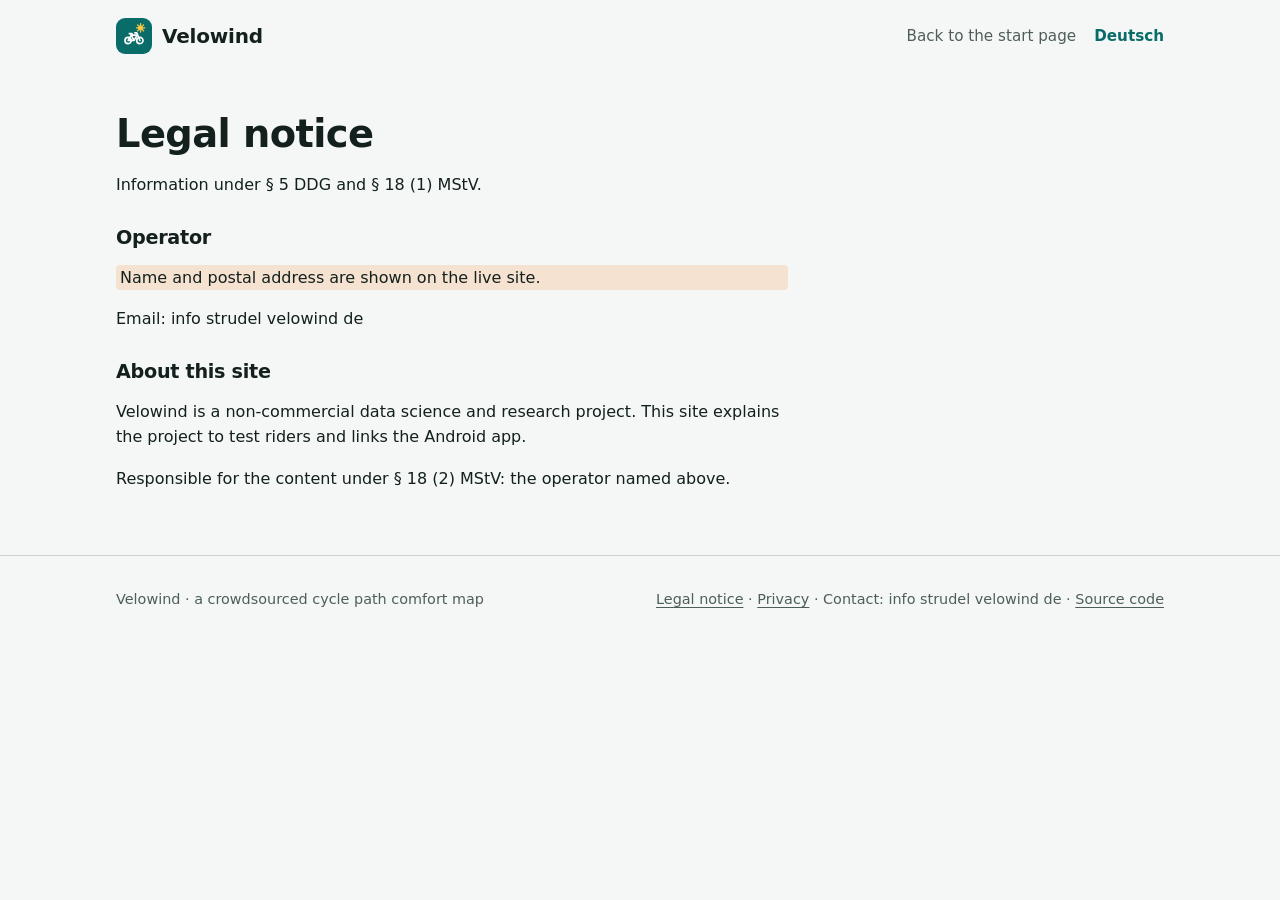
<file: website/imprint.html>
<!doctype html>
<html lang="en">
<head>
<meta charset="utf-8">
<meta name="viewport" content="width=device-width, initial-scale=1, viewport-fit=cover">
<title>Legal notice · Velowind</title>
<meta name="claude:viewport-fit-sides" content="cover">
<meta name="description" content="Legal notice for velowind.de.">
<meta name="robots" content="noindex">
<link rel="icon" href="favicon.svg" type="image/svg+xml">
<link rel="stylesheet" href="style.css">
</head>
<body>

<header class="top">
  <div class="wrap">
    <a class="brand" href="index.html">
      <span class="brand-mark" aria-hidden="true">
        <svg width="28" height="28" viewBox="-3.5 -4.5 31 31" fill="none" stroke-linecap="round" stroke-linejoin="round"><path d="M2,16a3.5,3.5 0,1 0,7 0a3.5,3.5 0,1 0,-7 0M15,16a3.5,3.5 0,1 0,7 0a3.5,3.5 0,1 0,-7 0M5.5,16L9,10h6.5M9,10l3,6H5.5M12,16l3.5,-6M18.5,16L15.2,7.6h-2.3M9,10L8.2,8.4M6.8,8.4h3" stroke="#FFFFFF" stroke-width="1.8"/><path d="M17.2,2a2.1,2.1 0 1 0 4.2,0a2.1,2.1 0 1 0 -4.2,0" fill="#F7C948" stroke="#F7C948" stroke-width="1.8"/><path d="M22.80,2.00L23.90,2.00M21.77,4.47L22.55,5.25M19.30,5.50L19.30,6.60M16.83,4.47L16.05,5.25M15.80,2.00L14.70,2.00M16.83,-0.47L16.05,-1.25M19.30,-1.50L19.30,-2.60M21.77,-0.47L22.55,-1.25" stroke="#F7C948" stroke-width="1.5"/></svg>
      </span>
      Velowind
    </a>
    <nav aria-label="Pages">
      <a href="index.html">Back to the start page</a>
      <a href="de/impressum.html" hreflang="de" lang="de" class="lang">Deutsch</a>
    </nav>
  </div>
</header>

<main class="legal">
  <div class="wrap">
    <div class="prose">
      <h1>Legal notice</h1>
      <p>Information under § 5 DDG and § 18 (1) MStV.</p>
      <h2>Operator</h2>
      <!--# block name="noprovider" --><p class="todo">Name and postal address are shown on the live site.</p><!--# endblock -->
      <!--# include virtual="/_private/provider.html" stub="noprovider" -->
      <p>Email: <span class="contact-copy">info strudel velowind de</span></p>
      <h2>About this site</h2>
      <p>Velowind is a non-commercial data science and research project. This site explains the project to test riders and links the Android app.</p>
      <p>Responsible for the content under § 18 (2) MStV: the operator named above.</p>

    </div>
  </div>
</main>

<footer>
  <div class="wrap">
    <span>Velowind · a crowdsourced cycle path comfort map</span>
    <span><a href="imprint.html">Legal notice</a> · <a href="privacy.html">Privacy</a> · Contact: <span id="contact">info strudel velowind de</span> · <a href="https://github.com/biofe/smartphone_sensor_logger">Source code</a></span>
  </div>
</footer>

<script src="site.js"></script>
</body>
</html>
</file>
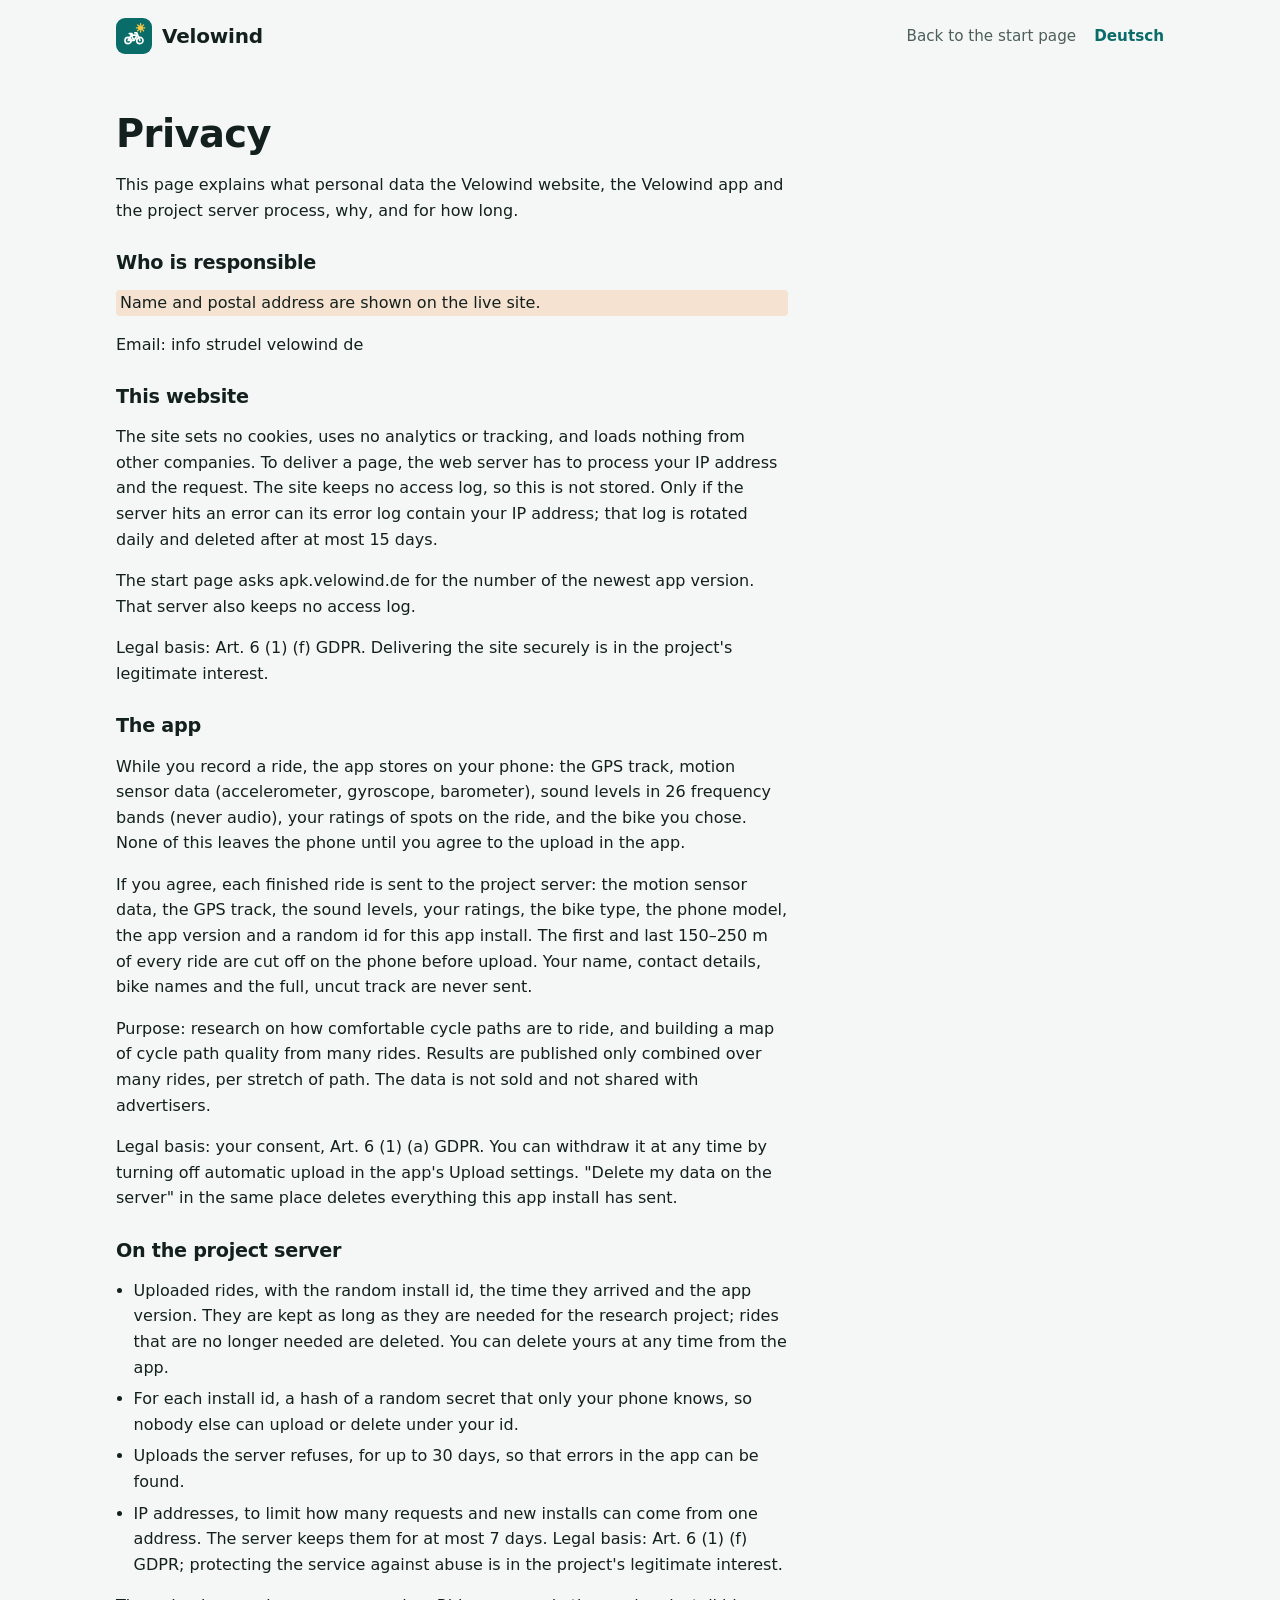
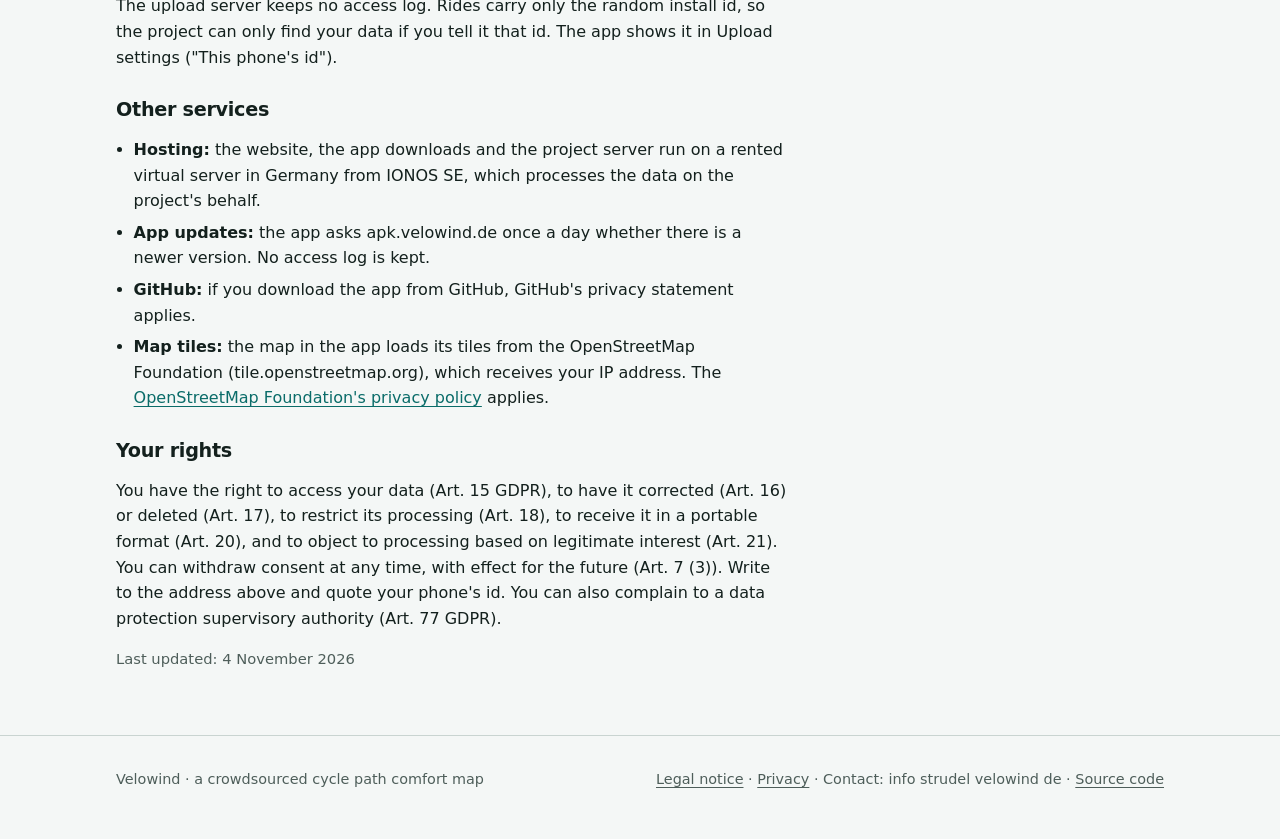
<file: website/privacy.html>
<!doctype html>
<html lang="en">
<head>
<meta charset="utf-8">
<meta name="viewport" content="width=device-width, initial-scale=1, viewport-fit=cover">
<title>Privacy · Velowind</title>
<meta name="claude:viewport-fit-sides" content="cover">
<meta name="description" content="How Velowind handles personal data.">
<meta name="robots" content="noindex">
<link rel="icon" href="favicon.svg" type="image/svg+xml">
<link rel="stylesheet" href="style.css">
</head>
<body>

<header class="top">
  <div class="wrap">
    <a class="brand" href="index.html">
      <span class="brand-mark" aria-hidden="true">
        <svg width="28" height="28" viewBox="-3.5 -4.5 31 31" fill="none" stroke-linecap="round" stroke-linejoin="round"><path d="M2,16a3.5,3.5 0,1 0,7 0a3.5,3.5 0,1 0,-7 0M15,16a3.5,3.5 0,1 0,7 0a3.5,3.5 0,1 0,-7 0M5.5,16L9,10h6.5M9,10l3,6H5.5M12,16l3.5,-6M18.5,16L15.2,7.6h-2.3M9,10L8.2,8.4M6.8,8.4h3" stroke="#FFFFFF" stroke-width="1.8"/><path d="M17.2,2a2.1,2.1 0 1 0 4.2,0a2.1,2.1 0 1 0 -4.2,0" fill="#F7C948" stroke="#F7C948" stroke-width="1.8"/><path d="M22.80,2.00L23.90,2.00M21.77,4.47L22.55,5.25M19.30,5.50L19.30,6.60M16.83,4.47L16.05,5.25M15.80,2.00L14.70,2.00M16.83,-0.47L16.05,-1.25M19.30,-1.50L19.30,-2.60M21.77,-0.47L22.55,-1.25" stroke="#F7C948" stroke-width="1.5"/></svg>
      </span>
      Velowind
    </a>
    <nav aria-label="Pages">
      <a href="index.html">Back to the start page</a>
      <a href="de/datenschutz.html" hreflang="de" lang="de" class="lang">Deutsch</a>
    </nav>
  </div>
</header>

<main class="legal">
  <div class="wrap">
    <div class="prose">
      <h1>Privacy</h1>
      <p>This page explains what personal data the Velowind website, the Velowind app and the project server process, why, and for how long.</p>

      <h2>Who is responsible</h2>
      <!--# block name="noprovider" --><p class="todo">Name and postal address are shown on the live site.</p><!--# endblock -->
      <!--# include virtual="/_private/provider.html" stub="noprovider" -->
      <p>Email: <span class="contact-copy">info strudel velowind de</span></p>

      <h2>This website</h2>
      <p>The site sets no cookies, uses no analytics or tracking, and loads nothing from other companies. To deliver a page, the web server has to process your IP address and the request. The site keeps no access log, so this is not stored. Only if the server hits an error can its error log contain your IP address; that log is rotated daily and deleted after at most 15 days.</p>
      <p>The start page asks apk.velowind.de for the number of the newest app version. That server also keeps no access log.</p>
      <p>Legal basis: Art. 6 (1) (f) GDPR. Delivering the site securely is in the project's legitimate interest.</p>

      <h2>The app</h2>
      <p>While you record a ride, the app stores on your phone: the GPS track, motion sensor data (accelerometer, gyroscope, barometer), sound levels in 26 frequency bands (never audio), your ratings of spots on the ride, and the bike you chose. None of this leaves the phone until you agree to the upload in the app.</p>
      <p>If you agree, each finished ride is sent to the project server: the motion sensor data, the GPS track, the sound levels, your ratings, the bike type, the phone model, the app version and a random id for this app install. The first and last 150–250 m of every ride are cut off on the phone before upload. Your name, contact details, bike names and the full, uncut track are never sent.</p>
      <p>Purpose: research on how comfortable cycle paths are to ride, and building a map of cycle path quality from many rides. Results are published only combined over many rides, per stretch of path. The data is not sold and not shared with advertisers.</p>
      <p>Legal basis: your consent, Art. 6 (1) (a) GDPR. You can withdraw it at any time by turning off automatic upload in the app's Upload settings. "Delete my data on the server" in the same place deletes everything this app install has sent.</p>

      <h2>On the project server</h2>
      <ul>
        <li>Uploaded rides, with the random install id, the time they arrived and the app version. They are kept as long as they are needed for the research project; rides that are no longer needed are deleted. You can delete yours at any time from the app.</li>
        <li>For each install id, a hash of a random secret that only your phone knows, so nobody else can upload or delete under your id.</li>
        <li>Uploads the server refuses, for up to 30 days, so that errors in the app can be found.</li>
        <li>IP addresses, to limit how many requests and new installs can come from one address. The server keeps them for at most 7 days. Legal basis: Art. 6 (1) (f) GDPR; protecting the service against abuse is in the project's legitimate interest.</li>
      </ul>
      <p>The upload server keeps no access log. Rides carry only the random install id, so the project can only find your data if you tell it that id. The app shows it in Upload settings ("This phone's id").</p>

      <h2>Other services</h2>
      <ul>
        <li><strong>Hosting:</strong> the website, the app downloads and the project server run on a rented virtual server in Germany from IONOS SE, which processes the data on the project's behalf.</li>
        <li><strong>App updates:</strong> the app asks apk.velowind.de once a day whether there is a newer version. No access log is kept.</li>
        <li><strong>GitHub:</strong> if you download the app from GitHub, GitHub's privacy statement applies.</li>
        <li><strong>Map tiles:</strong> the map in the app loads its tiles from the OpenStreetMap Foundation (tile.openstreetmap.org), which receives your IP address. The <a href="https://osmfoundation.org/wiki/Privacy_Policy">OpenStreetMap Foundation's privacy policy</a> applies.</li>
      </ul>

      <h2>Your rights</h2>
      <p>You have the right to access your data (Art. 15 GDPR), to have it corrected (Art. 16) or deleted (Art. 17), to restrict its processing (Art. 18), to receive it in a portable format (Art. 20), and to object to processing based on legitimate interest (Art. 21). You can withdraw consent at any time, with effect for the future (Art. 7 (3)). Write to the address above and quote your phone's id. You can also complain to a data protection supervisory authority (Art. 77 GDPR).</p>
      <p class="muted">Last updated: 4 November 2026</p>

    </div>
  </div>
</main>

<footer>
  <div class="wrap">
    <span>Velowind · a crowdsourced cycle path comfort map</span>
    <span><a href="imprint.html">Legal notice</a> · <a href="privacy.html">Privacy</a> · Contact: <span id="contact">info strudel velowind de</span> · <a href="https://github.com/biofe/smartphone_sensor_logger">Source code</a></span>
  </div>
</footer>

<script src="site.js"></script>
</body>
</html>
</file>
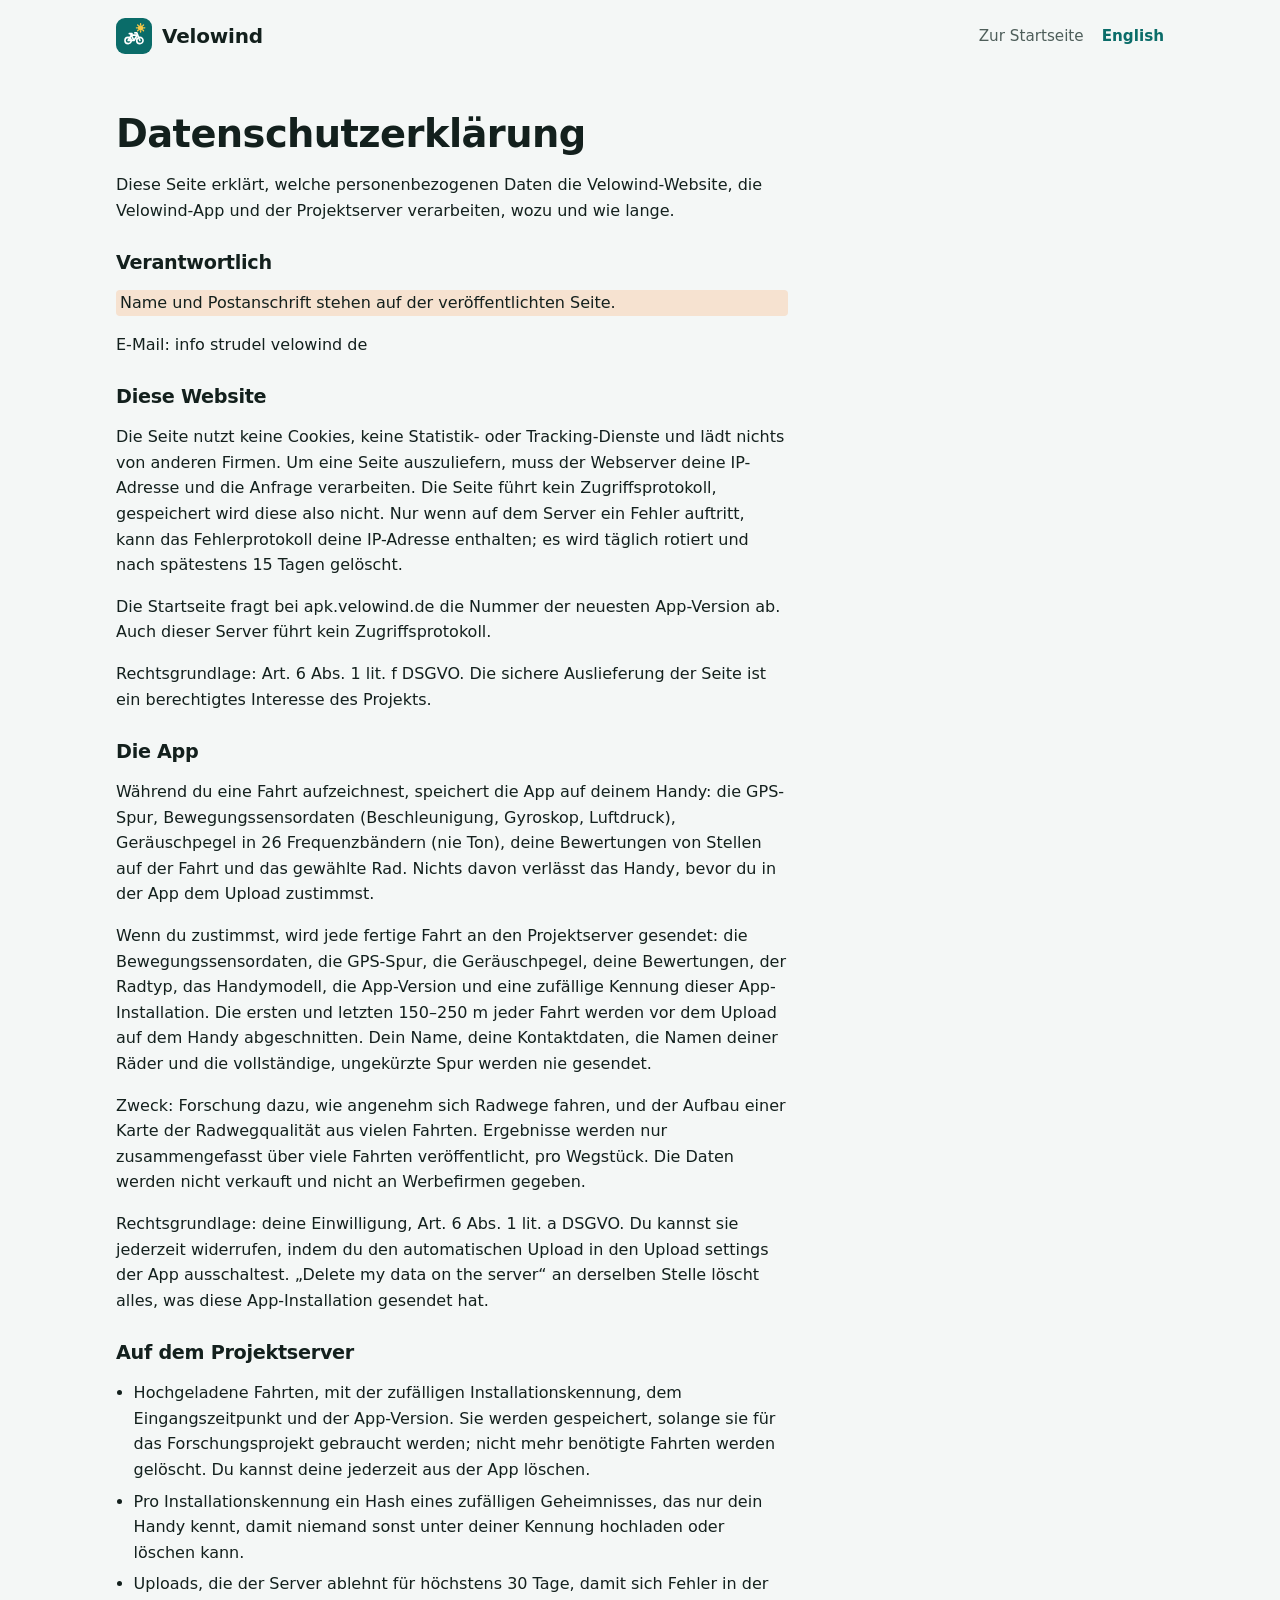
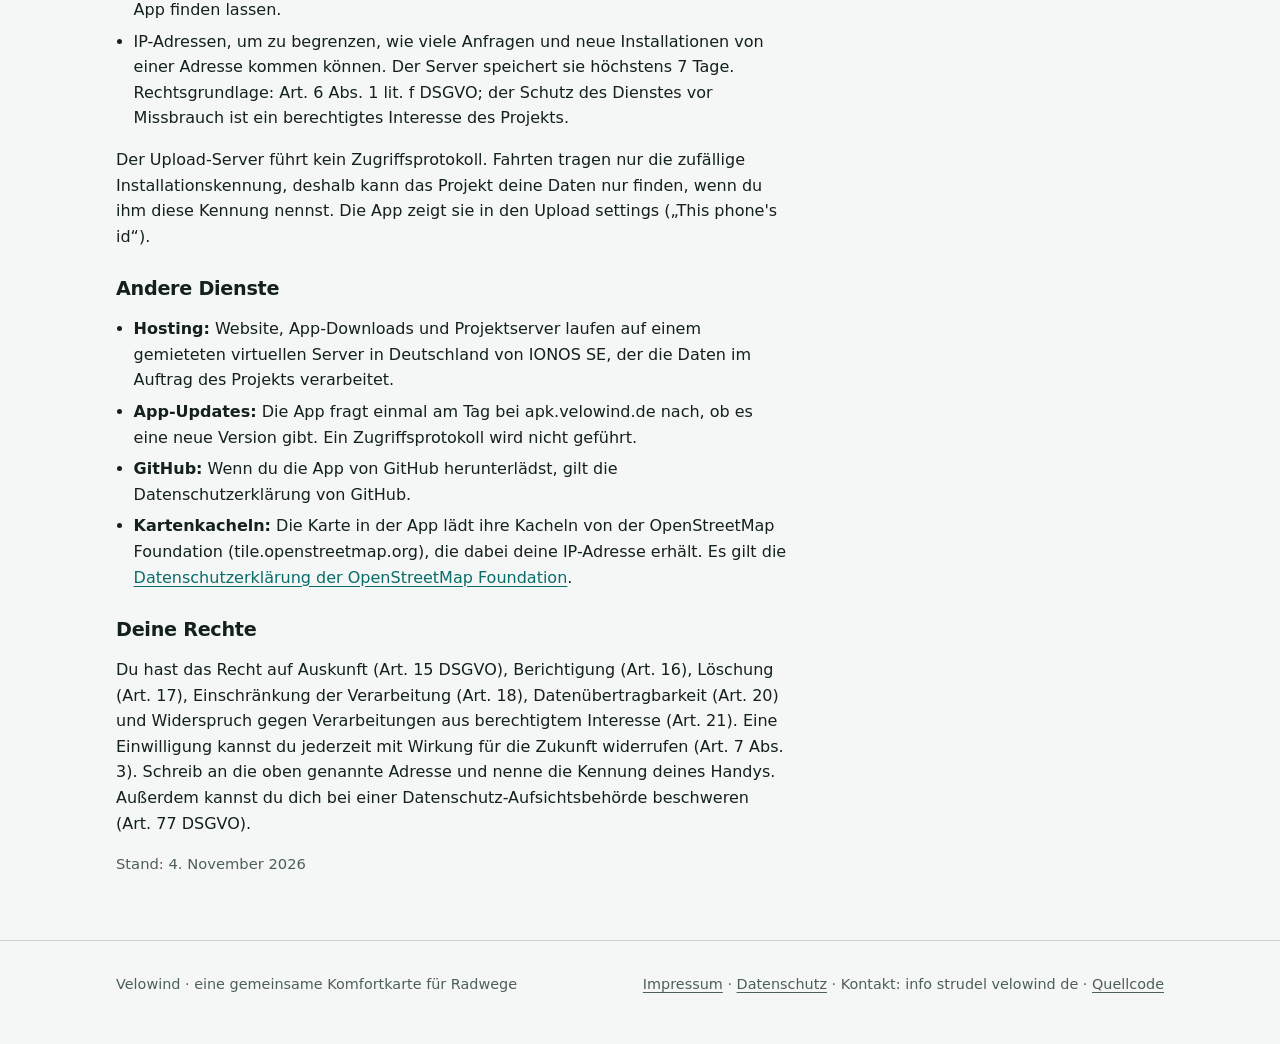
<file: website/de/datenschutz.html>
<!doctype html>
<html lang="de">
<head>
<meta charset="utf-8">
<meta name="viewport" content="width=device-width, initial-scale=1, viewport-fit=cover">
<title>Datenschutz · Velowind</title>
<meta name="claude:viewport-fit-sides" content="cover">
<meta name="description" content="Wie Velowind mit personenbezogenen Daten umgeht.">
<meta name="robots" content="noindex">
<link rel="icon" href="../favicon.svg" type="image/svg+xml">
<link rel="stylesheet" href="../style.css">
</head>
<body>

<header class="top">
  <div class="wrap">
    <a class="brand" href="index.html">
      <span class="brand-mark" aria-hidden="true">
        <svg width="28" height="28" viewBox="-3.5 -4.5 31 31" fill="none" stroke-linecap="round" stroke-linejoin="round"><path d="M2,16a3.5,3.5 0,1 0,7 0a3.5,3.5 0,1 0,-7 0M15,16a3.5,3.5 0,1 0,7 0a3.5,3.5 0,1 0,-7 0M5.5,16L9,10h6.5M9,10l3,6H5.5M12,16l3.5,-6M18.5,16L15.2,7.6h-2.3M9,10L8.2,8.4M6.8,8.4h3" stroke="#FFFFFF" stroke-width="1.8"/><path d="M17.2,2a2.1,2.1 0 1 0 4.2,0a2.1,2.1 0 1 0 -4.2,0" fill="#F7C948" stroke="#F7C948" stroke-width="1.8"/><path d="M22.80,2.00L23.90,2.00M21.77,4.47L22.55,5.25M19.30,5.50L19.30,6.60M16.83,4.47L16.05,5.25M15.80,2.00L14.70,2.00M16.83,-0.47L16.05,-1.25M19.30,-1.50L19.30,-2.60M21.77,-0.47L22.55,-1.25" stroke="#F7C948" stroke-width="1.5"/></svg>
      </span>
      Velowind
    </a>
    <nav aria-label="Seiten">
      <a href="index.html">Zur Startseite</a>
      <a href="../privacy.html" hreflang="en" lang="en" class="lang">English</a>
    </nav>
  </div>
</header>

<main class="legal">
  <div class="wrap">
    <div class="prose">
      <h1>Datenschutzerklärung</h1>
      <p>Diese Seite erklärt, welche personenbezogenen Daten die Velowind-Website, die Velowind-App und der Projektserver verarbeiten, wozu und wie lange.</p>

      <h2>Verantwortlich</h2>
      <!--# block name="noprovider" --><p class="todo">Name und Postanschrift stehen auf der veröffentlichten Seite.</p><!--# endblock -->
      <!--# include virtual="/_private/provider.html" stub="noprovider" -->
      <p>E-Mail: <span class="contact-copy">info strudel velowind de</span></p>

      <h2>Diese Website</h2>
      <p>Die Seite nutzt keine Cookies, keine Statistik- oder Tracking-Dienste und lädt nichts von anderen Firmen. Um eine Seite auszuliefern, muss der Webserver deine IP-Adresse und die Anfrage verarbeiten. Die Seite führt kein Zugriffsprotokoll, gespeichert wird diese also nicht. Nur wenn auf dem Server ein Fehler auftritt, kann das Fehlerprotokoll deine IP-Adresse enthalten; es wird täglich rotiert und nach spätestens 15 Tagen gelöscht.</p>
      <p>Die Startseite fragt bei apk.velowind.de die Nummer der neuesten App-Version ab. Auch dieser Server führt kein Zugriffsprotokoll.</p>
      <p>Rechtsgrundlage: Art. 6 Abs. 1 lit. f DSGVO. Die sichere Auslieferung der Seite ist ein berechtigtes Interesse des Projekts.</p>

      <h2>Die App</h2>
      <p>Während du eine Fahrt aufzeichnest, speichert die App auf deinem Handy: die GPS-Spur, Bewegungssensordaten (Beschleunigung, Gyroskop, Luftdruck), Geräuschpegel in 26 Frequenzbändern (nie Ton), deine Bewertungen von Stellen auf der Fahrt und das gewählte Rad. Nichts davon verlässt das Handy, bevor du in der App dem Upload zustimmst.</p>
      <p>Wenn du zustimmst, wird jede fertige Fahrt an den Projektserver gesendet: die Bewegungssensordaten, die GPS-Spur, die Geräuschpegel, deine Bewertungen, der Radtyp, das Handymodell, die App-Version und eine zufällige Kennung dieser App-Installation. Die ersten und letzten 150–250 m jeder Fahrt werden vor dem Upload auf dem Handy abgeschnitten. Dein Name, deine Kontaktdaten, die Namen deiner Räder und die vollständige, ungekürzte Spur werden nie gesendet.</p>
      <p>Zweck: Forschung dazu, wie angenehm sich Radwege fahren, und der Aufbau einer Karte der Radwegqualität aus vielen Fahrten. Ergebnisse werden nur zusammengefasst über viele Fahrten veröffentlicht, pro Wegstück. Die Daten werden nicht verkauft und nicht an Werbefirmen gegeben.</p>
      <p>Rechtsgrundlage: deine Einwilligung, Art. 6 Abs. 1 lit. a DSGVO. Du kannst sie jederzeit widerrufen, indem du den automatischen Upload in den Upload settings der App ausschaltest. „Delete my data on the server“ an derselben Stelle löscht alles, was diese App-Installation gesendet hat.</p>

      <h2>Auf dem Projektserver</h2>
      <ul>
        <li>Hochgeladene Fahrten, mit der zufälligen Installationskennung, dem Eingangszeitpunkt und der App-Version. Sie werden gespeichert, solange sie für das Forschungsprojekt gebraucht werden; nicht mehr benötigte Fahrten werden gelöscht. Du kannst deine jederzeit aus der App löschen.</li>
        <li>Pro Installationskennung ein Hash eines zufälligen Geheimnisses, das nur dein Handy kennt, damit niemand sonst unter deiner Kennung hochladen oder löschen kann.</li>
        <li>Uploads, die der Server ablehnt für höchstens 30 Tage, damit sich Fehler in der App finden lassen.</li>
        <li>IP-Adressen, um zu begrenzen, wie viele Anfragen und neue Installationen von einer Adresse kommen können. Der Server speichert sie höchstens 7 Tage. Rechtsgrundlage: Art. 6 Abs. 1 lit. f DSGVO; der Schutz des Dienstes vor Missbrauch ist ein berechtigtes Interesse des Projekts.</li>
      </ul>
      <p>Der Upload-Server führt kein Zugriffsprotokoll. Fahrten tragen nur die zufällige Installationskennung, deshalb kann das Projekt deine Daten nur finden, wenn du ihm diese Kennung nennst. Die App zeigt sie in den Upload settings („This phone's id“).</p>

      <h2>Andere Dienste</h2>
      <ul>
        <li><strong>Hosting:</strong> Website, App-Downloads und Projektserver laufen auf einem gemieteten virtuellen Server in Deutschland von IONOS SE, der die Daten im Auftrag des Projekts verarbeitet.</li>
        <li><strong>App-Updates:</strong> Die App fragt einmal am Tag bei apk.velowind.de nach, ob es eine neue Version gibt. Ein Zugriffsprotokoll wird nicht geführt.</li>
        <li><strong>GitHub:</strong> Wenn du die App von GitHub herunterlädst, gilt die Datenschutzerklärung von GitHub.</li>
        <li><strong>Kartenkacheln:</strong> Die Karte in der App lädt ihre Kacheln von der OpenStreetMap Foundation (tile.openstreetmap.org), die dabei deine IP-Adresse erhält. Es gilt die <a href="https://osmfoundation.org/wiki/Privacy_Policy">Datenschutzerklärung der OpenStreetMap Foundation</a>.</li>
      </ul>

      <h2>Deine Rechte</h2>
      <p>Du hast das Recht auf Auskunft (Art. 15 DSGVO), Berichtigung (Art. 16), Löschung (Art. 17), Einschränkung der Verarbeitung (Art. 18), Datenübertragbarkeit (Art. 20) und Widerspruch gegen Verarbeitungen aus berechtigtem Interesse (Art. 21). Eine Einwilligung kannst du jederzeit mit Wirkung für die Zukunft widerrufen (Art. 7 Abs. 3). Schreib an die oben genannte Adresse und nenne die Kennung deines Handys. Außerdem kannst du dich bei einer Datenschutz-Aufsichtsbehörde beschweren (Art. 77 DSGVO).</p>
      <p class="muted">Stand: 4. November 2026</p>

    </div>
  </div>
</main>

<footer>
  <div class="wrap">
    <span>Velowind · eine gemeinsame Komfortkarte für Radwege</span>
    <span><a href="impressum.html">Impressum</a> · <a href="datenschutz.html">Datenschutz</a> · Kontakt: <span id="contact">info strudel velowind de</span> · <a href="https://github.com/biofe/smartphone_sensor_logger">Quellcode</a></span>
  </div>
</footer>

<script src="../site.js"></script>
</body>
</html>
</file>
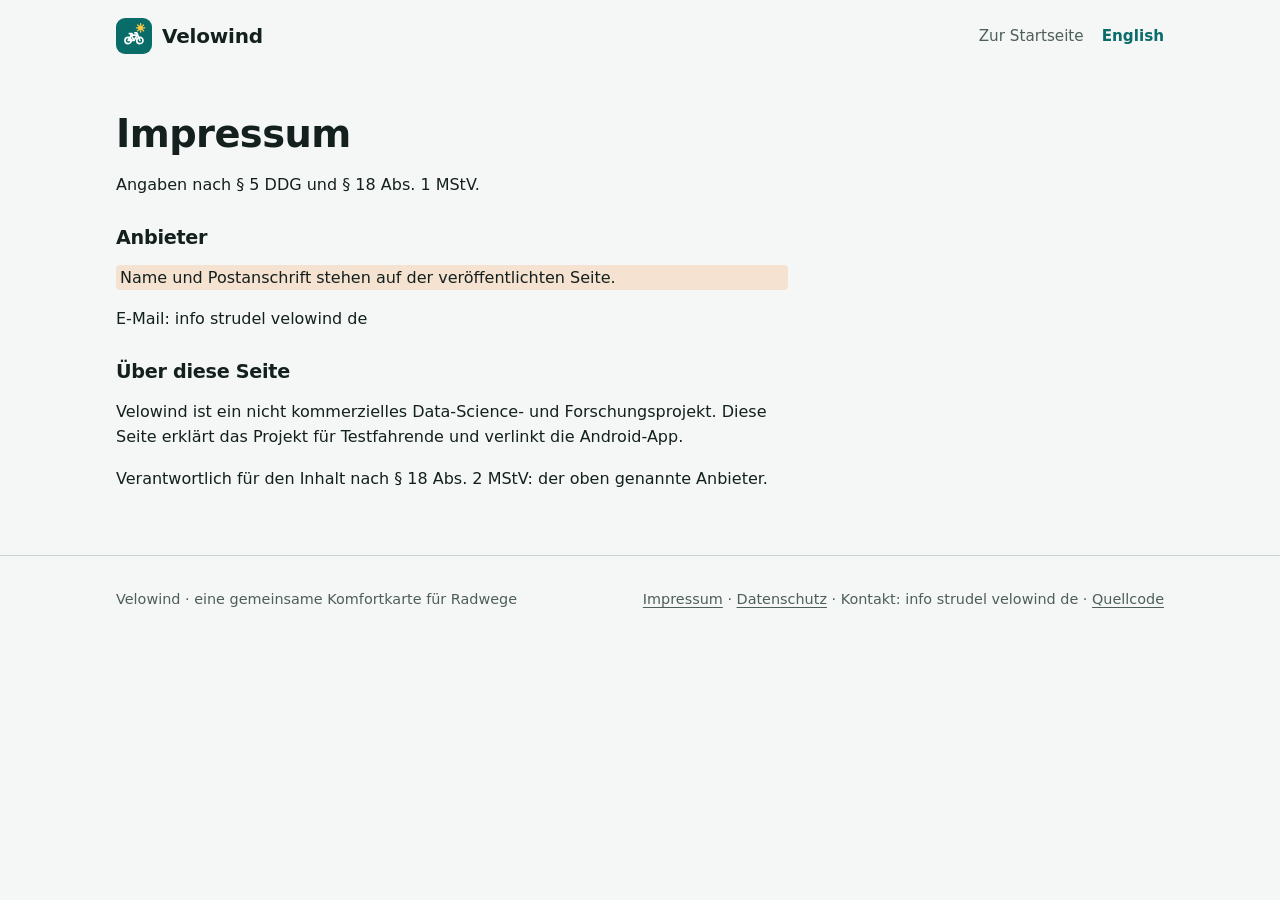
<file: website/de/impressum.html>
<!doctype html>
<html lang="de">
<head>
<meta charset="utf-8">
<meta name="viewport" content="width=device-width, initial-scale=1, viewport-fit=cover">
<title>Impressum · Velowind</title>
<meta name="claude:viewport-fit-sides" content="cover">
<meta name="description" content="Impressum von velowind.de.">
<meta name="robots" content="noindex">
<link rel="icon" href="../favicon.svg" type="image/svg+xml">
<link rel="stylesheet" href="../style.css">
</head>
<body>

<header class="top">
  <div class="wrap">
    <a class="brand" href="index.html">
      <span class="brand-mark" aria-hidden="true">
        <svg width="28" height="28" viewBox="-3.5 -4.5 31 31" fill="none" stroke-linecap="round" stroke-linejoin="round"><path d="M2,16a3.5,3.5 0,1 0,7 0a3.5,3.5 0,1 0,-7 0M15,16a3.5,3.5 0,1 0,7 0a3.5,3.5 0,1 0,-7 0M5.5,16L9,10h6.5M9,10l3,6H5.5M12,16l3.5,-6M18.5,16L15.2,7.6h-2.3M9,10L8.2,8.4M6.8,8.4h3" stroke="#FFFFFF" stroke-width="1.8"/><path d="M17.2,2a2.1,2.1 0 1 0 4.2,0a2.1,2.1 0 1 0 -4.2,0" fill="#F7C948" stroke="#F7C948" stroke-width="1.8"/><path d="M22.80,2.00L23.90,2.00M21.77,4.47L22.55,5.25M19.30,5.50L19.30,6.60M16.83,4.47L16.05,5.25M15.80,2.00L14.70,2.00M16.83,-0.47L16.05,-1.25M19.30,-1.50L19.30,-2.60M21.77,-0.47L22.55,-1.25" stroke="#F7C948" stroke-width="1.5"/></svg>
      </span>
      Velowind
    </a>
    <nav aria-label="Seiten">
      <a href="index.html">Zur Startseite</a>
      <a href="../imprint.html" hreflang="en" lang="en" class="lang">English</a>
    </nav>
  </div>
</header>

<main class="legal">
  <div class="wrap">
    <div class="prose">
      <h1>Impressum</h1>
      <p>Angaben nach § 5 DDG und § 18 Abs. 1 MStV.</p>
      <h2>Anbieter</h2>
      <!--# block name="noprovider" --><p class="todo">Name und Postanschrift stehen auf der veröffentlichten Seite.</p><!--# endblock -->
      <!--# include virtual="/_private/provider.html" stub="noprovider" -->
      <p>E-Mail: <span class="contact-copy">info strudel velowind de</span></p>
      <h2>Über diese Seite</h2>
      <p>Velowind ist ein nicht kommerzielles Data-Science- und Forschungsprojekt. Diese Seite erklärt das Projekt für Testfahrende und verlinkt die Android-App.</p>
      <p>Verantwortlich für den Inhalt nach § 18 Abs. 2 MStV: der oben genannte Anbieter.</p>

    </div>
  </div>
</main>

<footer>
  <div class="wrap">
    <span>Velowind · eine gemeinsame Komfortkarte für Radwege</span>
    <span><a href="impressum.html">Impressum</a> · <a href="datenschutz.html">Datenschutz</a> · Kontakt: <span id="contact">info strudel velowind de</span> · <a href="https://github.com/biofe/smartphone_sensor_logger">Quellcode</a></span>
  </div>
</footer>

<script src="../site.js"></script>
</body>
</html>
</file>
<file: website/style.css>
/* Layout: one reading column with a full-width "ride trace" instrument strip as the hero; sections stack, figures in mono. */
:root {
  --bg: #F4F7F6;
  --surface: #FFFFFF;
  --surface-2: #E7EEEC;
  --ink: #13201D;
  --muted: #4E5E5A;
  --line: #C9D4D1;
  --teal: #0A6C69;
  --teal-ink: #FFFFFF;
  --teal-soft: #CDEBE7;
  --rough: #A8541A;
  --rough-soft: #F6E2D0;
  --font-display: "Avenir Next", "Segoe UI Variable Display", "Segoe UI", system-ui, -apple-system, Roboto, "Helvetica Neue", Arial, sans-serif;
  --font-body: system-ui, -apple-system, "Segoe UI", Roboto, "Helvetica Neue", Arial, sans-serif;
  --font-mono: ui-monospace, "SF Mono", "Cascadia Mono", "Roboto Mono", Menlo, Consolas, monospace;
  --step-0: 1rem;
  --step-1: 1.2rem;
  --step-2: 1.5rem;
  --step-3: clamp(1.8rem, 1.3rem + 2vw, 2.4rem);
  --step-4: clamp(2.4rem, 1.4rem + 4.5vw, 4rem);
  --measure: 66ch;
  --radius: 10px;
}
@media (prefers-color-scheme: dark) {
  :root:not([data-theme="light"]) {
    --bg: #0E1413; --surface: #172020; --surface-2: #212B2A; --ink: #E2EBE9; --muted: #A3B3B0;
    --line: #3A4746; --teal: #62D3C7; --teal-ink: #00201D; --teal-soft: #12403C;
    --rough: #EBA463; --rough-soft: #3D2A1A; color-scheme: dark;
  }
}
:root[data-theme="dark"] {
  --bg: #0E1413; --surface: #172020; --surface-2: #212B2A; --ink: #E2EBE9; --muted: #A3B3B0;
  --line: #3A4746; --teal: #62D3C7; --teal-ink: #00201D; --teal-soft: #12403C;
  --rough: #EBA463; --rough-soft: #3D2A1A; color-scheme: dark;
}

*, *::before, *::after { box-sizing: border-box; }
html { -webkit-text-size-adjust: 100%; }
body {
  margin: 0;
  background: var(--bg);
  color: var(--ink);
  font-family: var(--font-body);
  font-size: var(--step-0);
  line-height: 1.6;
}
img, svg, canvas { max-width: 100%; }
a { color: var(--teal); text-underline-offset: 0.18em; }
a:focus-visible, button:focus-visible { outline: 3px solid var(--teal); outline-offset: 3px; border-radius: 4px; }
h1, h2, h3 { font-family: var(--font-display); line-height: 1.15; text-wrap: balance; margin: 0; }
h2 { font-size: var(--step-3); font-weight: 700; letter-spacing: -0.015em; }
h3 { font-size: var(--step-1); font-weight: 650; }
p { margin: 0; }
.num { font-family: var(--font-mono); font-variant-numeric: tabular-nums; }

.wrap {
  width: 100%;
  max-width: 1080px;
  margin-inline: auto;
  padding-left: max(16px, env(safe-area-inset-left, 0px));
  padding-right: max(16px, env(safe-area-inset-right, 0px));
}
.prose { max-width: var(--measure); display: grid; gap: 1rem; }
.prose p { color: var(--ink); }
.lede { font-size: var(--step-1); color: var(--muted); }
.eyebrow {
  font-family: var(--font-mono); font-size: 0.78rem; letter-spacing: 0.08em; text-transform: uppercase;
  color: var(--teal); font-weight: 600;
}

/* Header */
.top { padding-block: 18px; }
.top .wrap { display: flex; align-items: center; justify-content: space-between; gap: 16px; flex-wrap: wrap; }
.brand { display: flex; align-items: center; gap: 10px; text-decoration: none; color: var(--ink); font-family: var(--font-display); font-weight: 700; font-size: 1.25rem; letter-spacing: -0.01em; }
.brand-mark { width: 36px; height: 36px; border-radius: 9px; background: #0A6C69; display: grid; place-items: center; flex: none; }
.top nav { display: flex; gap: 18px; flex-wrap: wrap; font-size: 0.95rem; }
.top nav a { color: var(--muted); text-decoration: none; }
.top nav a:hover { color: var(--ink); text-decoration: underline; }

/* Hero */
.hero { padding-block: 40px 28px; }
.hero .wrap { display: grid; gap: 22px; }
.hero h1 { font-size: var(--step-4); font-weight: 750; letter-spacing: -0.03em; max-width: 15ch; }
.hero .lede { max-width: 56ch; }
.cta-row { display: flex; flex-wrap: wrap; gap: 12px 20px; align-items: center; }
.btn {
  display: inline-flex; align-items: center; gap: 10px; padding: 14px 22px; border-radius: 999px;
  background: var(--teal); color: var(--teal-ink); font-weight: 650; text-decoration: none; font-size: 1.05rem;
}
.btn:hover { filter: brightness(1.08); }
.btn svg { flex: none; }
.cta-note { color: var(--muted); font-size: 0.92rem; }
.cta-note .num { color: var(--ink); }

/* Ride trace: the instrument strip */
.trace {
  margin: 8px 0 0; background: var(--surface); border: 1px solid var(--line); border-radius: var(--radius);
  padding: 16px 16px 12px; display: grid; gap: 10px;
}
.trace-head { display: flex; justify-content: space-between; gap: 12px; flex-wrap: wrap; font-size: 0.85rem; color: var(--muted); }
.trace canvas { width: 100%; height: 150px; display: block; }
.trace-foot { display: flex; justify-content: space-between; gap: 8px 16px; flex-wrap: wrap; font-size: 0.82rem; color: var(--muted); }
.legend { display: flex; gap: 14px; flex-wrap: wrap; align-items: center; }
.legend i { display: inline-block; width: 22px; height: 8px; border-radius: 4px; vertical-align: middle; margin-right: 6px; }

/* Sections */
section { padding-block: 56px; border-top: 1px solid var(--line); }
section > .wrap { display: grid; gap: 28px; }
.sec-head { display: grid; gap: 10px; max-width: var(--measure); }

/* Measures */
.measures { display: grid; grid-template-columns: repeat(auto-fit, minmax(230px, 1fr)); gap: 14px; }
.measure { background: var(--surface); border: 1px solid var(--line); border-radius: var(--radius); padding: 18px; display: grid; gap: 8px; align-content: start; min-width: 0; }
.measure .fig { font-family: var(--font-mono); font-size: 0.85rem; color: var(--teal); font-variant-numeric: tabular-nums; }
.measure p { color: var(--muted); font-size: 0.95rem; }

/* Pipeline */
.pipeline { list-style: none; margin: 0; padding: 0; display: grid; gap: 0; counter-reset: step; max-width: 820px; }
.pipeline li { display: grid; grid-template-columns: 3.2rem 1fr; gap: 14px; padding-block: 14px; border-bottom: 1px dashed var(--line); counter-increment: step; }
.pipeline li:last-child { border-bottom: 0; }
.pipeline li::before { content: counter(step); font-family: var(--font-mono); font-weight: 600; color: var(--teal); font-size: 1.1rem; padding-top: 1px; }
.pipeline h3 { font-size: 1.05rem; }
.pipeline p { color: var(--muted); font-size: 0.97rem; margin-top: 2px; }
.pipeline .status { font-family: var(--font-mono); font-size: 0.72rem; letter-spacing: 0.06em; text-transform: uppercase; padding: 2px 8px; border-radius: 999px; margin-left: 8px; vertical-align: 2px; white-space: nowrap; }
.status.done { background: var(--teal-soft); color: var(--ink); }
.status.now { background: var(--rough-soft); color: var(--ink); }
.status.next { border: 1px solid var(--line); color: var(--muted); }

.outlook { display: grid; grid-template-columns: repeat(auto-fit, minmax(240px, 1fr)); gap: 22px 28px; }
.outlook > div { display: grid; gap: 6px; align-content: start; min-width: 0; }
.outlook p { color: var(--muted); font-size: 0.97rem; }

/* Privacy */
.split { display: grid; grid-template-columns: repeat(auto-fit, minmax(280px, 1fr)); gap: 16px; }
.panel { border-radius: var(--radius); padding: 20px; display: grid; gap: 12px; align-content: start; min-width: 0; }
.panel.yes { background: var(--surface); border: 1px solid var(--line); }
.panel.no { background: var(--surface-2); }
.panel ul { margin: 0; padding-left: 1.1rem; display: grid; gap: 6px; }
.panel li { padding-left: 2px; }
.callout { max-width: var(--measure); background: var(--teal-soft); border-radius: var(--radius); padding: 16px 18px; }

/* Install + ride */
.steps { margin: 0; padding: 0; list-style: none; display: grid; gap: 16px; counter-reset: s; max-width: 760px; }
.steps li { display: grid; grid-template-columns: 2.2rem 1fr; gap: 12px; counter-increment: s; }
.steps li::before {
  content: counter(s); width: 2.2rem; height: 2.2rem; border-radius: 50%; display: grid; place-items: center;
  background: var(--teal); color: var(--teal-ink); font-family: var(--font-mono); font-weight: 700;
}
.steps li > div { display: grid; gap: 4px; min-width: 0; }
.steps p { color: var(--muted); }
.tips { display: grid; grid-template-columns: repeat(auto-fit, minmax(240px, 1fr)); gap: 22px 28px; }
.tips > div { display: grid; gap: 6px; align-content: start; min-width: 0; }
.tips p { color: var(--muted); font-size: 0.97rem; }

/* FAQ */
.faq { display: grid; gap: 10px; max-width: 820px; }
details { background: var(--surface); border: 1px solid var(--line); border-radius: var(--radius); padding: 14px 18px; }
summary { cursor: pointer; font-weight: 600; }
details p { color: var(--muted); margin-top: 8px; }

footer { border-top: 1px solid var(--line); padding-block: 32px 48px; color: var(--muted); font-size: 0.9rem; }
footer .wrap { display: flex; justify-content: space-between; gap: 12px 24px; flex-wrap: wrap; }

@media (max-width: 560px) {
  .top nav { gap: 12px; font-size: 0.9rem; }
  section { padding-block: 44px; }
  .trace canvas { height: 120px; }
}
@media (prefers-reduced-motion: reduce) { * { scroll-behavior: auto !important; } }
@media (prefers-reduced-motion: no-preference) { html { scroll-behavior: smooth; } }
.top nav a.lang { color: var(--teal); font-weight: 600; }

/* Legal pages */
.legal { padding-block: 40px 64px; }
.legal h1 { font-size: var(--step-3); font-weight: 700; letter-spacing: -0.015em; }
.legal h2 { font-size: var(--step-1); margin-top: 0.8rem; }
.legal ul { margin: 0; padding-left: 1.1rem; display: grid; gap: 6px; }
.legal .muted { color: var(--muted); font-size: 0.92rem; }
.todo { background: var(--rough-soft); color: var(--ink); padding: 0 4px; border-radius: 4px; }
footer a { color: var(--muted); }
</file>
